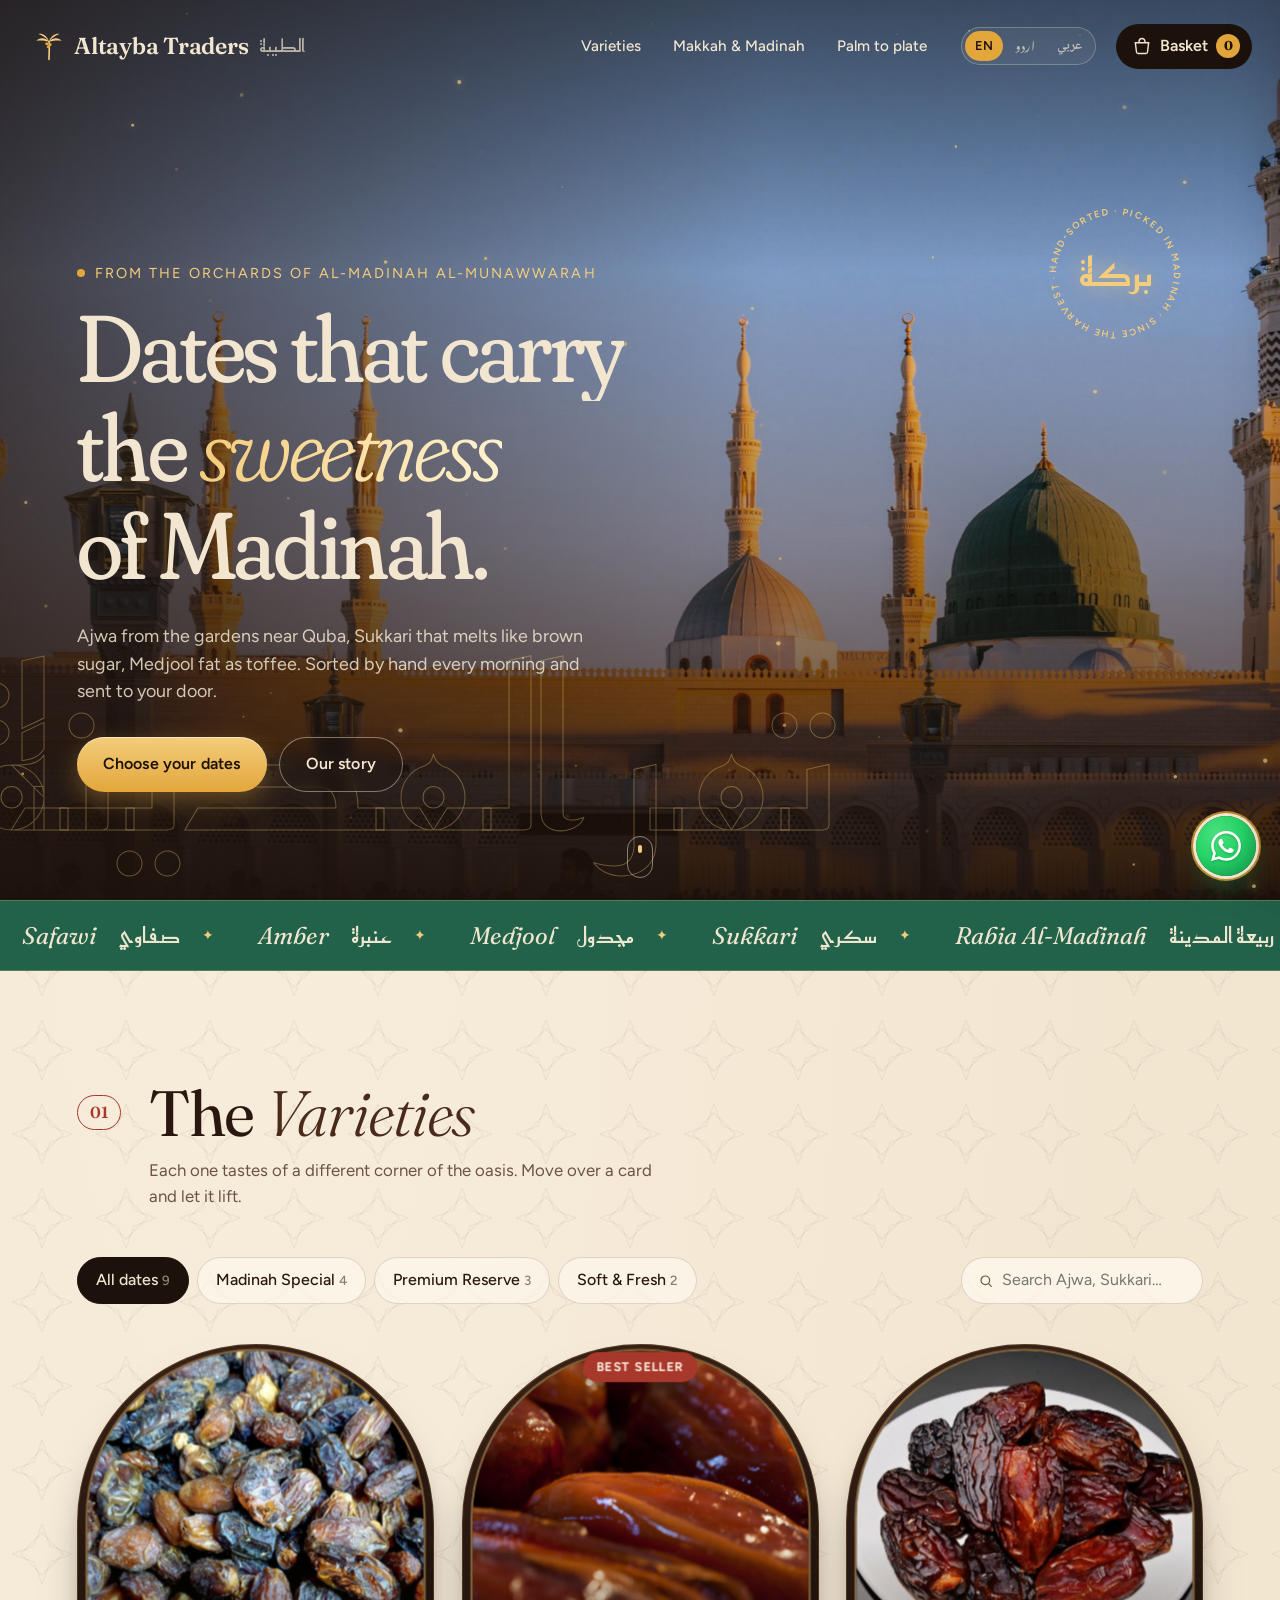
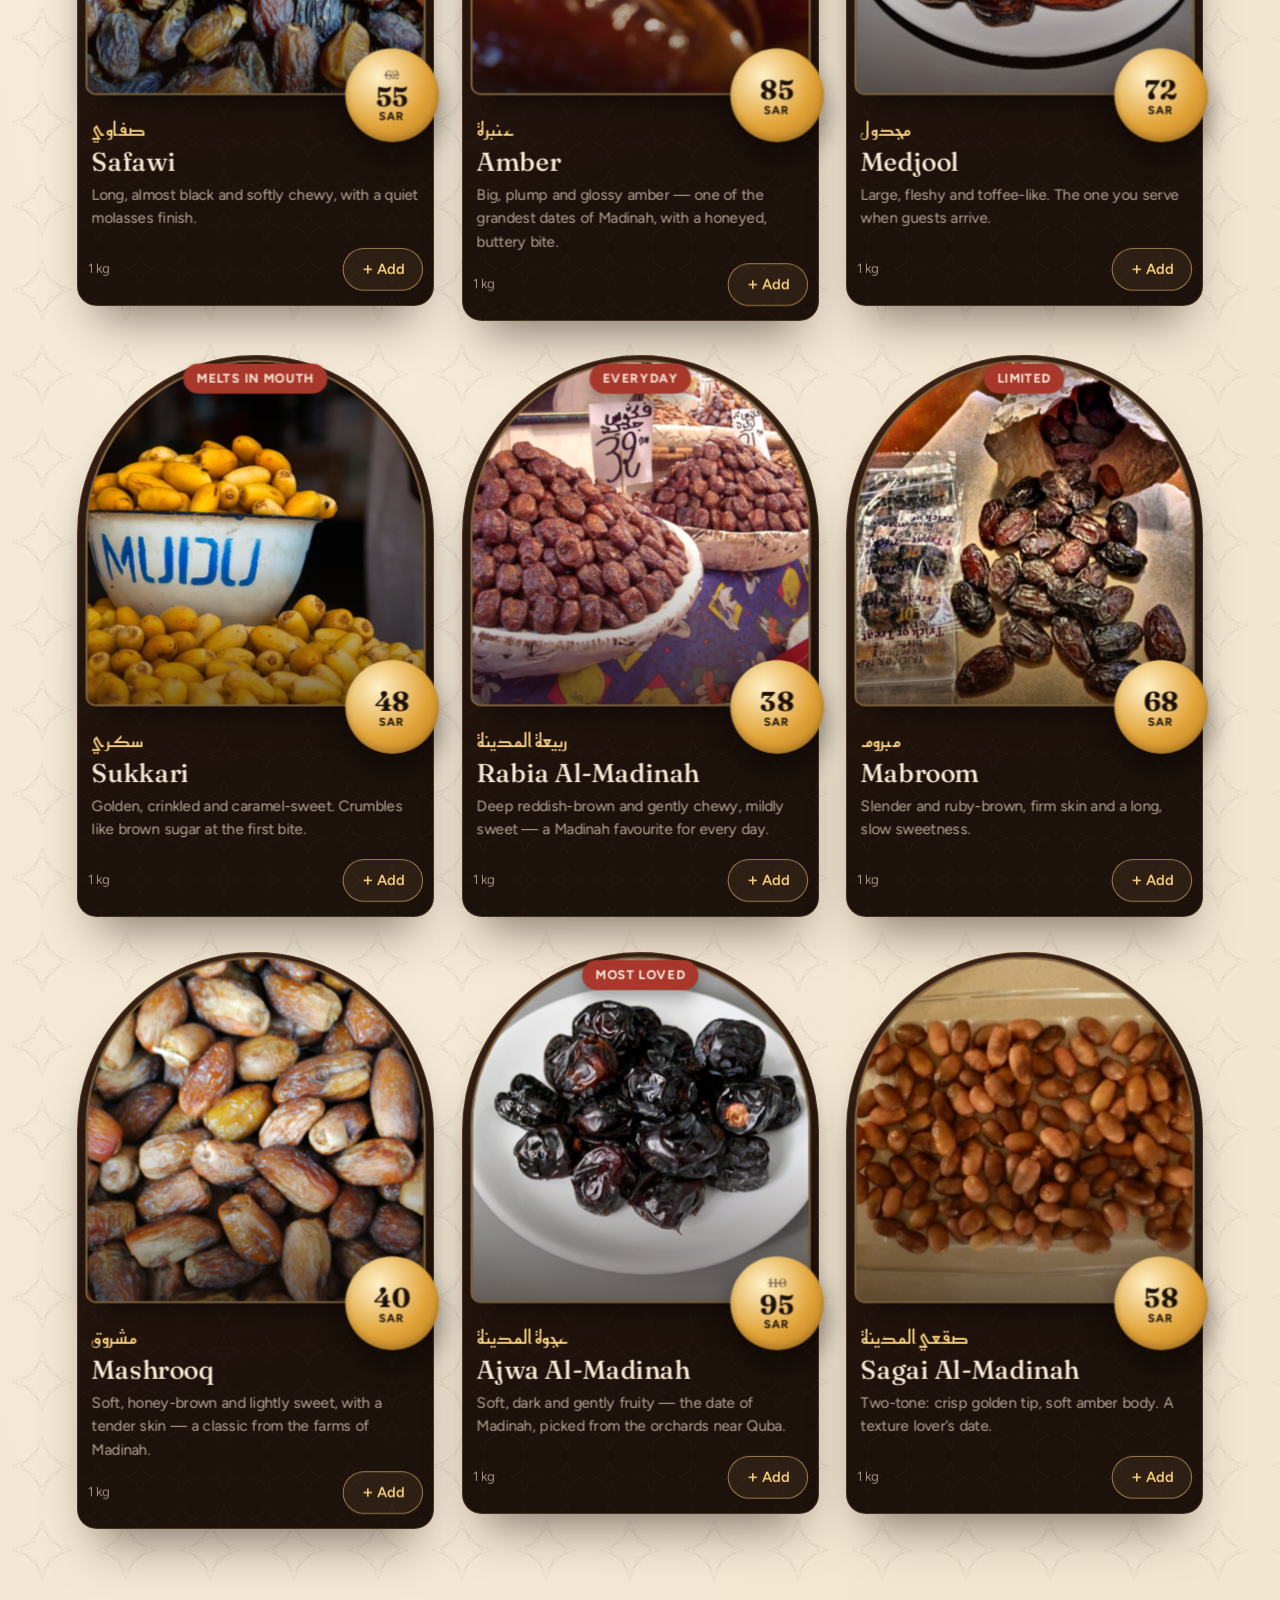
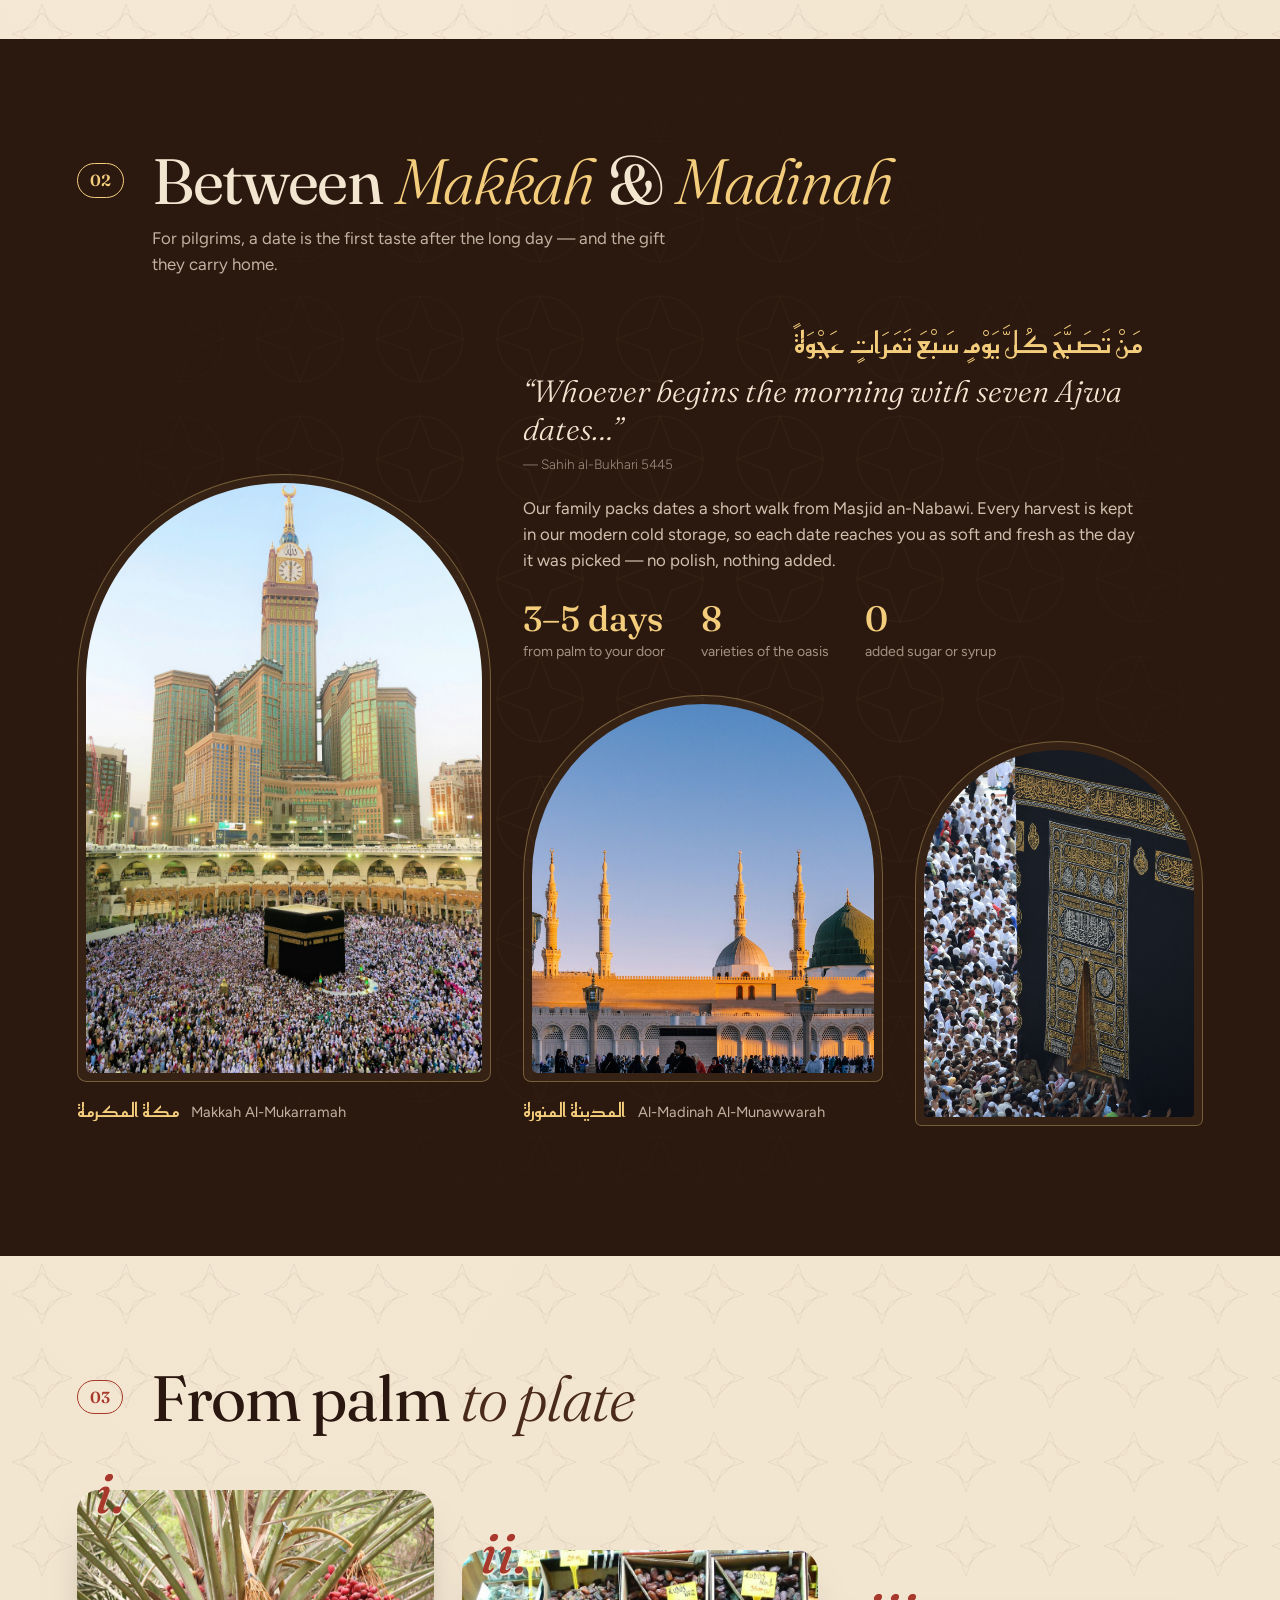
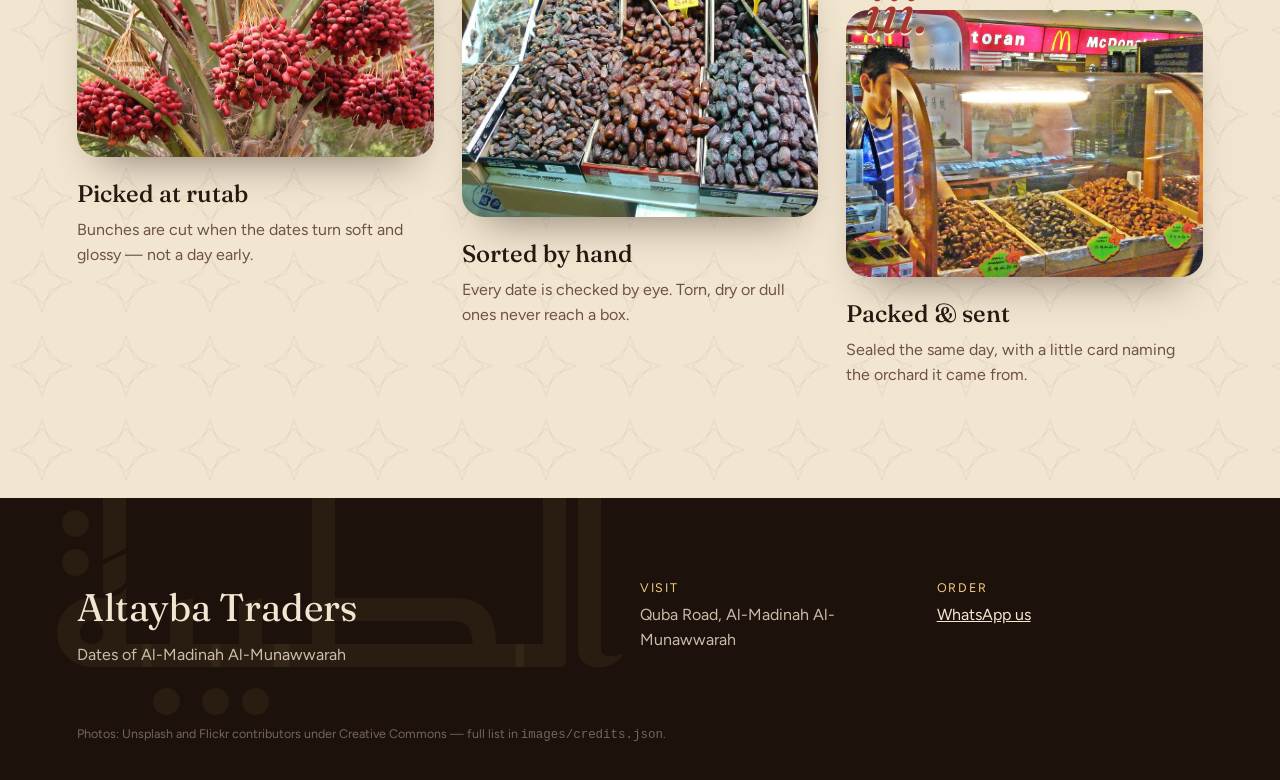
<file: index.html>
<!doctype html>
<html lang="en">
<head>
  <meta charset="utf-8">
  <meta name="viewport" content="width=device-width, initial-scale=1">
  <title>Altayba Traders — Dates of Madinah</title>
  <meta name="description" content="Ajwa, Sukkari, Medjool and more — hand-sorted dates from the orchards of Al-Madinah Al-Munawwarah.">
  <link rel="preconnect" href="https://fonts.googleapis.com">
  <link rel="preconnect" href="https://fonts.gstatic.com" crossorigin>
  <link href="https://fonts.googleapis.com/css2?family=Fraunces:ital,opsz,wght,SOFT@0,9..144,300..800,50;1,9..144,300..800,50&family=Figtree:wght@400;500;600;700&family=Reem+Kufi:wght@400..700&family=Amiri:wght@400;700&family=Noto+Naskh+Arabic:wght@400..700&family=Noto+Nastaliq+Urdu:wght@400..700&display=swap" rel="stylesheet">
  <link rel="stylesheet" href="css/base.css?v=23">
  <link rel="stylesheet" href="css/store.css?v=23">
  <script src="js/i18n.js?v=23"></script>
</head>
<body>

  <!-- ===== Header ===== -->
  <header class="nav" id="nav">
    <a class="brand" href="#top" aria-label="Altayba Traders home">
      <svg class="brand-palm" viewBox="0 0 40 40" aria-hidden="true">
        <path d="M20 38 C20 28 21 20 20 14" stroke="currentColor" stroke-width="2.2" fill="none" stroke-linecap="round"/>
        <path d="M20 14 C14 8 7 9 3 13 C9 12 14 13 20 14Z M20 14 C26 8 33 9 37 13 C31 12 26 13 20 14Z M20 14 C17 6 11 3 6 4 C12 6 16 9 20 14Z M20 14 C23 6 29 3 34 4 C28 6 24 9 20 14Z" fill="currentColor"/>
        <circle cx="17" cy="17" r="2" fill="var(--saffron)"/><circle cx="21.5" cy="18" r="2" fill="var(--saffron)"/><circle cx="19" cy="21" r="2" fill="var(--saffron)"/>
      </svg>
      <span class="brand-name" data-bind="name">Altayba Traders</span>
      <span class="brand-ar ar" data-bind="arabic">الطيبة</span>
    </a>
    <nav class="nav-links" aria-label="Main">
      <a href="#shop" data-i18n="nav.varieties">Varieties</a>
      <a href="#cities" data-i18n="nav.cities">Makkah &amp; Madinah</a>
      <a href="#journey" data-i18n="nav.journey">Palm to plate</a>
    </nav>
    <div class="lang-switch"></div>
    <button class="cart-btn" id="cartBtn" data-i18n-aria="nav.basket" aria-label="Basket">
      <svg viewBox="0 0 24 24" aria-hidden="true"><path d="M4 8h16l-1.4 11.2a2 2 0 0 1-2 1.8H7.4a2 2 0 0 1-2-1.8L4 8Z" fill="none" stroke="currentColor" stroke-width="1.7"/><path d="M8.5 8V6.5a3.5 3.5 0 0 1 7 0V8" fill="none" stroke="currentColor" stroke-width="1.7"/></svg>
      <span data-i18n="nav.basket">Basket</span>
      <b class="cart-count" id="cartCount">0</b>
    </button>
  </header>

  <!-- ===== Hero ===== -->
  <section class="hero" id="top">
    <div class="hero-img" id="heroImg" style="background-image:url('images/madinah-nabawi.jpg')"></div>
    <div class="hero-shade"></div>
    <canvas class="hero-dust" id="heroDust" aria-hidden="true"></canvas>
    <div class="hero-calli ar" aria-hidden="true">تمر المدينة</div>

    <div class="hero-inner">
      <p class="eyebrow reveal"><span class="dot"></span> <span data-i18n="hero.eyebrow">From the orchards of Al-Madinah Al-Munawwarah</span></p>
      <h1 class="hero-title" data-i18n-html="hero.title">
        <span class="line"><span>Dates that carry</span></span>
        <span class="line"><span>the <em>sweetness</em></span></span>
        <span class="line"><span>of Madinah.</span></span>
      </h1>
      <p class="hero-sub reveal" data-i18n="hero.sub">Ajwa from the gardens near Quba, Sukkari that melts like brown sugar, Medjool fat as toffee. Sorted by hand every morning and sent to your door.</p>
      <div class="hero-cta reveal">
        <a href="#shop" class="btn btn-gold" data-i18n="hero.cta1">Choose your dates</a>
        <a href="#cities" class="btn btn-ghost" data-i18n="hero.cta2">Our story</a>
      </div>
    </div>

    <div class="hero-seal reveal" aria-hidden="true">
      <svg viewBox="0 0 200 200">
        <defs><path id="sealPath" d="M100 100 m-78 0 a78 78 0 1 1 156 0 a78 78 0 1 1 -156 0"/></defs>
        <text><textPath href="#sealPath" data-i18n="hero.seal">HAND-SORTED · PICKED IN MADINAH · SINCE THE HARVEST · </textPath></text>
      </svg>
      <span class="ar">بركة</span>
    </div>

    <a href="#shop" class="scroll-cue" data-i18n-aria="nav.varieties" aria-label="Varieties"><span></span></a>
  </section>

  <!-- ===== Marquee ===== -->
  <div class="marquee" aria-hidden="true">
    <div class="marquee-track" id="marquee"></div>
  </div>

  <!-- ===== Shop ===== -->
  <section class="shop" id="shop">
    <div class="sec-head">
      <span class="sec-num">01</span>
      <div>
        <h2 class="sec-title reveal" data-i18n-html="shop.title">The <em>Varieties</em></h2>
        <p class="sec-sub reveal" data-i18n="shop.sub">Each one tastes of a different corner of the oasis. Move over a card and let it lift.</p>
      </div>
    </div>

    <div class="shop-tools reveal">
      <div class="chips" id="chips" role="tablist"></div>
      <label class="search">
        <svg viewBox="0 0 24 24" aria-hidden="true"><circle cx="11" cy="11" r="6.5" fill="none" stroke="currentColor" stroke-width="1.8"/><path d="m16 16 4 4" stroke="currentColor" stroke-width="1.8" stroke-linecap="round"/></svg>
        <input id="search" type="search" data-i18n-ph="shop.search" data-i18n-aria="shop.search" placeholder="Search Ajwa, Sukkari…" aria-label="Search">
      </label>
    </div>

    <div class="grid" id="grid"></div>
    <p class="empty" id="empty" hidden data-i18n="shop.empty">No dates match that search. Try another name.</p>
  </section>

  <!-- ===== Holy cities ===== -->
  <section class="cities" id="cities">
    <div class="cities-pattern" aria-hidden="true"></div>
    <div class="sec-head light">
      <span class="sec-num">02</span>
      <div>
        <h2 class="sec-title reveal" data-i18n-html="cities.title">Between <em>Makkah</em> &amp; <em>Madinah</em></h2>
        <p class="sec-sub reveal" data-i18n="cities.sub">For pilgrims, a date is the first taste after the long day — and the gift they carry home.</p>
      </div>
    </div>

    <div class="cities-grid">
      <figure class="arch arch-tall reveal">
        <div class="arch-frame"><img src="images/makkah-kaaba.jpg" data-i18n-alt="alt.makkah" alt="The Kaaba in Masjid al-Haram, Makkah, with the clock tower behind" loading="lazy"></div>
        <figcaption data-i18n-html="cities.makkah"><span class="ar">مكة المكرمة</span> Makkah Al-Mukarramah</figcaption>
      </figure>

      <div class="cities-text reveal">
        <p class="quote">
          <span class="ar quote-ar">مَنْ تَصَبَّحَ كُلَّ يَوْمٍ سَبْعَ تَمَرَاتٍ عَجْوَةً</span>
          <span data-i18n="cities.quote">“Whoever begins the morning with seven Ajwa dates…”</span>
          <small data-i18n="cities.source">— Sahih al-Bukhari 5445</small>
        </p>
        <p data-i18n="cities.p">Our family packs dates a short walk from Masjid an-Nabawi. Every harvest is kept in our modern cold storage, so each date reaches you as soft and fresh as the day it was picked — no polish, nothing added.</p>
        <ul class="facts">
          <li><b data-i18n="fact1.b">3–5 days</b><span data-i18n="fact1.s">from palm to your door</span></li>
          <li><b>8</b><span data-i18n="fact2.s">varieties of the oasis</span></li>
          <li><b>0</b><span data-i18n="fact3.s">added sugar or syrup</span></li>
        </ul>
      </div>

      <figure class="arch arch-med reveal">
        <div class="arch-frame"><img src="images/madinah-nabawi.jpg" data-i18n-alt="alt.madinah" alt="Masjid an-Nabawi with its green dome at sunset, Madinah" loading="lazy"></div>
        <figcaption data-i18n-html="cities.madinah"><span class="ar">المدينة المنورة</span> Al-Madinah Al-Munawwarah</figcaption>
      </figure>

      <figure class="arch arch-small reveal">
        <div class="arch-frame"><img src="images/kaaba-door.jpg" data-i18n-alt="alt.door" alt="Golden door of the Kaaba surrounded by pilgrims" loading="lazy"></div>
      </figure>
    </div>
  </section>

  <!-- ===== Journey ===== -->
  <section class="journey" id="journey">
    <div class="sec-head">
      <span class="sec-num">03</span>
      <div>
        <h2 class="sec-title reveal" data-i18n-html="journey.title">From palm <em>to plate</em></h2>
      </div>
    </div>
    <div class="journey-row">
      <article class="step reveal">
        <div class="step-img"><img src="images/palm-bunches.jpg" data-i18n-alt="alt.palm" alt="Bunches of ripening dates hanging from a palm" loading="lazy"></div>
        <span class="step-n" data-i18n="step1.n">i.</span>
        <h3 data-i18n="step1.h">Picked at rutab</h3>
        <p data-i18n="step1.p">Bunches are cut when the dates turn soft and glossy — not a day early.</p>
      </article>
      <article class="step reveal">
        <div class="step-img"><img src="images/market.jpg" data-i18n-alt="alt.market" alt="Trays of dates sorted by variety at a market" loading="lazy"></div>
        <span class="step-n" data-i18n="step2.n">ii.</span>
        <h3 data-i18n="step2.h">Sorted by hand</h3>
        <p data-i18n="step2.p">Every date is checked by eye. Torn, dry or dull ones never reach a box.</p>
      </article>
      <article class="step reveal">
        <div class="step-img"><img src="images/shop.jpg" data-i18n-alt="alt.shop" alt="Dates displayed in a shop counter" loading="lazy"></div>
        <span class="step-n" data-i18n="step3.n">iii.</span>
        <h3 data-i18n="step3.h">Packed &amp; sent</h3>
        <p data-i18n="step3.p">Sealed the same day, with a little card naming the orchard it came from.</p>
      </article>
    </div>
  </section>

  <!-- ===== Footer ===== -->
  <footer class="foot">
    <div class="foot-calli ar" aria-hidden="true">الطيبة</div>
    <div class="foot-grid">
      <div>
        <p class="foot-brand" data-bind="name">Altayba Traders</p>
        <p data-bind="tagline">Dates of Al-Madinah Al-Munawwarah</p>
      </div>
      <div>
        <p class="foot-h" data-i18n="foot.visit">Visit</p>
        <p data-bind="address">Quba Road, Al-Madinah Al-Munawwarah</p>
      </div>
      <div>
        <p class="foot-h" data-i18n="foot.order">Order</p>
        <a id="footWa" href="#" target="_blank" rel="noopener" data-i18n="foot.wa">WhatsApp us</a>
      </div>
    </div>
    <p class="credits" data-i18n-html="foot.credits">Photos: Unsplash and Flickr contributors under Creative Commons — full list in <code>images/credits.json</code>.</p>
  </footer>

  <!-- ===== Cart drawer ===== -->
  <div class="scrim" id="scrim"></div>
  <aside class="drawer" id="drawer" data-i18n-aria="cart.title" aria-label="Your basket" aria-hidden="true">
    <div class="drawer-head">
      <h3 data-i18n="cart.title">Your basket</h3>
      <button class="icon-btn" id="closeCart" data-i18n-aria="cart.close" aria-label="Close basket">✕</button>
    </div>
    <div class="drawer-body" id="cartList"></div>
    <div class="drawer-foot">
      <div class="ship-meter" id="shipMeter"><p id="shipText"></p><div class="ship-track"><div class="ship-fill" id="shipFill"></div></div></div>
      <div class="total-row"><span data-i18n="cart.subtotal">Subtotal</span><b id="cartTotal">0</b></div>
      <a class="btn btn-gold btn-block" id="checkout" href="checkout.html" data-i18n="cart.checkout">Checkout →</a>
      <a class="btn-wa" id="waOrder" href="#" target="_blank" rel="noopener" data-i18n="cart.wa">or quick order on WhatsApp</a>
      <p class="tiny" id="payLine"></p>
    </div>
  </aside>

  <div class="toast" id="toast" role="status" aria-live="polite"></div>

  <script src="js/data.js?v=23"></script>
  <script src="js/fairy.js?v=23"></script>
  <script src="js/wa-float.js?v=23"></script>
  <script src="js/store.js?v=23"></script>
</body>
</html>
</file>
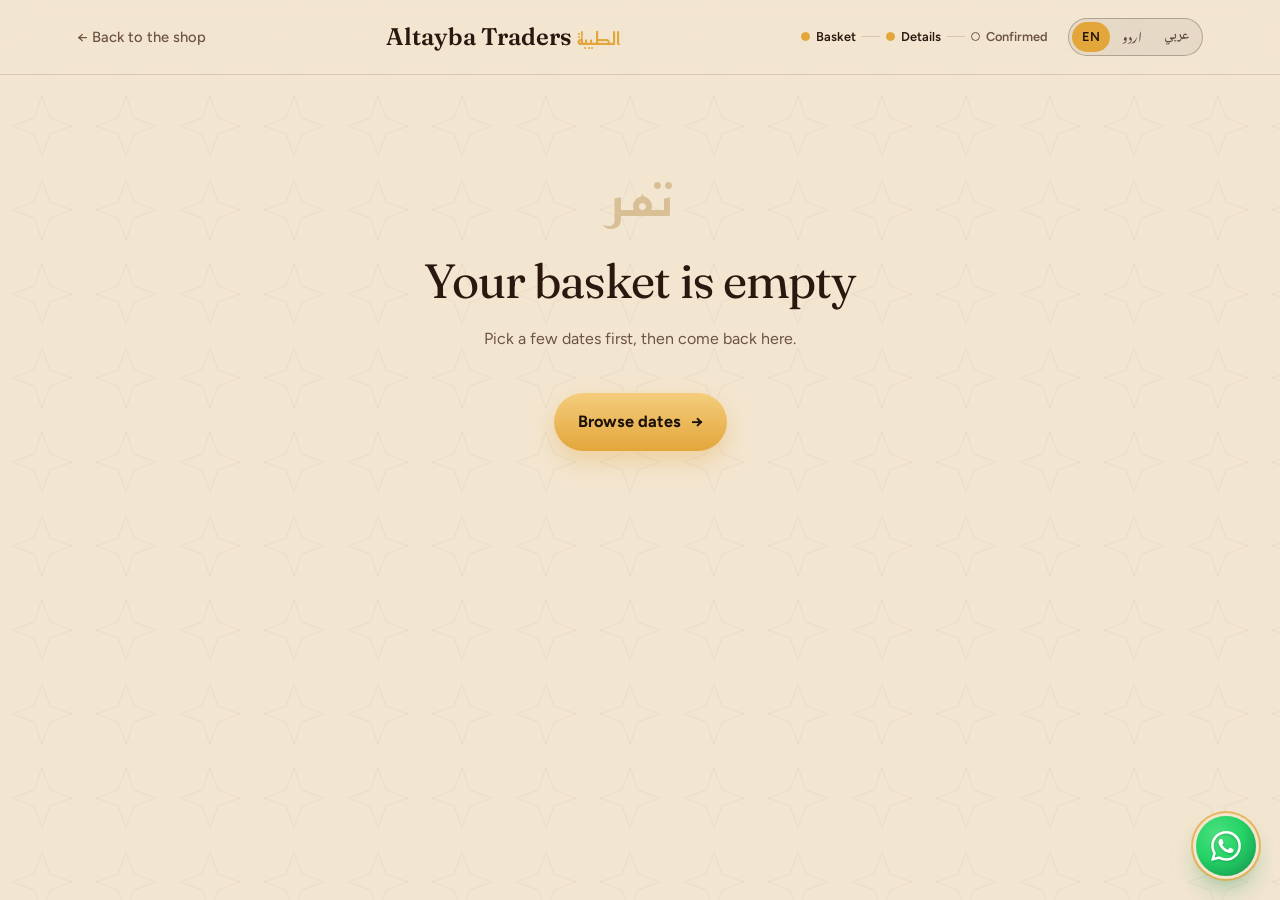
<file: checkout.html>
<!doctype html>
<html lang="en">
<head>
  <meta charset="utf-8">
  <meta name="viewport" content="width=device-width, initial-scale=1">
  <title>Altayba Traders Checkout</title>
  <link rel="preconnect" href="https://fonts.googleapis.com">
  <link rel="preconnect" href="https://fonts.gstatic.com" crossorigin>
  <link href="https://fonts.googleapis.com/css2?family=Fraunces:ital,opsz,wght,SOFT@0,9..144,300..800,50;1,9..144,300..800,50&family=Figtree:wght@400;500;600;700&family=Reem+Kufi:wght@400..700&family=Amiri:wght@400;700&family=Noto+Naskh+Arabic:wght@400..700&family=Noto+Nastaliq+Urdu:wght@400..700&display=swap" rel="stylesheet">
  <link rel="stylesheet" href="css/base.css?v=23">
  <link rel="stylesheet" href="css/checkout.css?v=23">
  <script src="js/i18n.js?v=23"></script>
</head>
<body>
  <header class="co-top">
    <a href="index.html" class="co-back" data-i18n="co.back">← Back to the shop</a>
    <a href="index.html" class="co-brand"><span data-bind="name">Altayba Traders</span> <span class="ar" data-bind="arabic">الطيبة</span></a>
    <ol class="co-steps" id="steps">
      <li class="on" data-i18n="co.step1">Basket</li><li class="on" data-i18n="co.step2">Details</li><li id="stepDone" data-i18n="co.step3">Confirmed</li>
    </ol>
    <div class="lang-switch"></div>
  </header>

  <!-- ===== Checkout form ===== -->
  <main class="co" id="coView">
    <form class="co-form" id="coForm" novalidate>
      <h1 class="co-title" data-i18n-html="co.title">Almost <em>there</em></h1>

      <!-- 1. Contact -->
      <fieldset class="co-card">
        <legend><span class="n">1</span> <span data-i18n="co.sec1">Your details</span></legend>
        <div class="grid2">
          <label class="f"><span data-i18n="co.name">Full name</span><input name="name" autocomplete="name" required maxlength="60"><em class="err" data-i18n="co.name.err">Please enter your name</em></label>
          <label class="f"><span data-i18n="co.phone">Mobile number</span><input name="phone" type="tel" inputmode="tel" autocomplete="tel" placeholder="05X XXX XXXX" required dir="ltr"><em class="err" data-i18n="co.phone.err">Enter a valid mobile number</em></label>
        </div>
        <label class="f"><span data-i18n-html="co.email">Email <small>(optional, for the receipt)</small></span><input name="email" type="email" autocomplete="email" dir="ltr"><em class="err" data-i18n="co.email.err">That email doesn’t look right</em></label>
      </fieldset>

      <!-- 2. Delivery -->
      <fieldset class="co-card">
        <legend><span class="n">2</span> <span data-i18n="co.sec2">Delivery</span></legend>
        <div class="opts" id="deliveryOpts">
          <label class="opt">
            <input type="radio" name="delivery" value="delivery" checked>
            <span class="opt-ico" aria-hidden="true"><svg viewBox="0 0 24 24"><path d="M3 7h11v9H3zM14 10h4l3 3v3h-7z" fill="none" stroke="currentColor" stroke-width="1.6" stroke-linejoin="round"/><circle cx="7" cy="17.5" r="1.8" fill="var(--tahini)" stroke="currentColor" stroke-width="1.6"/><circle cx="17" cy="17.5" r="1.8" fill="var(--tahini)" stroke="currentColor" stroke-width="1.6"/></svg></span>
            <span class="opt-t"><b data-i18n="co.home">Home delivery</b><small id="delNote"></small></span>
            <span class="opt-p" id="delFee"></span>
          </label>
          <label class="opt" id="pickupOpt">
            <input type="radio" name="delivery" value="pickup">
            <span class="opt-ico" aria-hidden="true"><svg viewBox="0 0 24 24"><path d="M4 10 12 4l8 6v10H4z" fill="none" stroke="currentColor" stroke-width="1.6" stroke-linejoin="round"/><path d="M10 20v-6h4v6" fill="none" stroke="currentColor" stroke-width="1.6"/></svg></span>
            <span class="opt-t"><b data-i18n="co.pickup">Pick up from the shop</b><small data-bind="address">Quba Road, Al-Madinah</small></span>
            <span class="opt-p" data-i18n="co.free">Free</span>
          </label>
        </div>
        <div id="addressBlock" class="addr">
          <div class="grid2">
            <label class="f"><span data-i18n="co.city">City</span>
              <select name="city" required>
                <option value="" data-i18n="co.city.choose">Choose city…</option>
                <option value="Al-Madinah Al-Munawwarah" data-i18n="city.madinah">Al-Madinah Al-Munawwarah</option>
                <option value="Makkah Al-Mukarramah" data-i18n="city.makkah">Makkah Al-Mukarramah</option>
                <option value="Jeddah" data-i18n="city.jeddah">Jeddah</option>
                <option value="Riyadh" data-i18n="city.riyadh">Riyadh</option>
                <option value="Dammam" data-i18n="city.dammam">Dammam</option>
                <option value="Taif" data-i18n="city.taif">Taif</option>
                <option value="Other city in KSA" data-i18n="city.other">Other city in KSA</option>
              </select><em class="err" data-i18n="co.city.err">Choose your city</em></label>
            <label class="f"><span data-i18n="co.district">District</span><input name="district" maxlength="60" data-i18n-ph="co.district.ph" placeholder="e.g. Quba"></label>
          </div>
          <label class="f"><span data-i18n="co.address">Street, building &amp; landmark</span><input name="address" required maxlength="160" autocomplete="street-address"><em class="err" data-i18n="co.address.err">We need an address to deliver</em></label>
        </div>
        <label class="f"><span data-i18n-html="co.notes">Note for us <small>(optional)</small></span><textarea name="notes" rows="2" maxlength="240" data-i18n-ph="co.notes.ph" placeholder="Gift message, best time to call…"></textarea></label>
      </fieldset>

      <!-- 3. Payment -->
      <fieldset class="co-card">
        <legend><span class="n">3</span> <span data-i18n="co.sec3">Payment</span></legend>
        <div class="opts pay" id="payOpts"></div>
        <div class="pay-info" id="payInfo"></div>
      </fieldset>
    </form>

    <!-- Summary -->
    <aside class="sum">
      <div class="sum-card">
        <div class="sum-arch" aria-hidden="true"><span class="ar">تمر</span></div>
        <h2 data-i18n="co.sum">Your order</h2>
        <div class="sum-items" id="sumItems"></div>
        <dl class="sum-rows">
          <div><dt data-i18n="cart.subtotal">Subtotal</dt><dd id="sSub"></dd></div>
          <div><dt data-i18n="co.delivery">Delivery</dt><dd id="sDel"></dd></div>
          <div id="sCodRow" hidden><dt data-i18n="co.codFee">Cash on delivery fee</dt><dd id="sCod"></dd></div>
          <div class="grand"><dt data-i18n="co.total">Total</dt><dd id="sTotal"></dd></div>
        </dl>
        <button class="place" id="placeBtn" form="coForm"><span data-i18n="co.place">Place order</span><i aria-hidden="true" data-i18n="co.arrow">→</i></button>
        <p class="sum-note" data-i18n="co.note">🔒 No card details are entered on this site.</p>
      </div>
    </aside>
  </main>

  <!-- Empty basket -->
  <section class="co-empty" id="emptyView" hidden>
    <span class="ar">تمر</span>
    <h1 data-i18n="co.empty.h">Your basket is empty</h1>
    <p data-i18n="co.empty.p">Pick a few dates first, then come back here.</p>
    <a href="index.html#shop" class="place inline"><span data-i18n="co.empty.btn">Browse dates</span><i data-i18n="co.arrow">→</i></a>
  </section>

  <!-- Success -->
  <section class="done" id="doneView" hidden>
    <div class="done-seal" aria-hidden="true">
      <svg viewBox="0 0 120 120"><circle cx="60" cy="60" r="54" class="ring"/><path d="M38 62 L53 76 L83 44" class="tick"/></svg>
    </div>
    <p class="kicker" data-i18n="done.kicker">JazakAllahu khairan</p>
    <h1 data-i18n-html="done.title">Your order is <em>placed</em></h1>
    <p class="order-no"><span data-i18n="done.order">Order</span> <b id="dNo" dir="ltr"></b></p>
    <div class="done-card" id="dPay"></div>
    <div class="done-card">
      <h3 data-i18n="done.last.h">Last step: send it to us</h3>
      <p data-i18n="done.last.p">Tap below so the order reaches the shop on WhatsApp. We reply to confirm stock and delivery time.</p>
      <a class="place inline wa" id="dWa" href="#" target="_blank" rel="noopener"><span data-i18n="done.wa">Send order on WhatsApp</span><i data-i18n="co.arrow">→</i></a>
    </div>
    <div class="done-card" id="dSummary"></div>
    <a href="index.html" class="co-back center" data-i18n="done.continue">← Continue shopping</a>
  </section>

  <div class="toast" id="toast" role="status" aria-live="polite"></div>

  <script src="js/data.js?v=23"></script>
  <script src="js/fairy.js?v=23"></script>
  <script src="js/wa-float.js?v=23"></script>
  <script src="js/checkout.js?v=23"></script>
</body>
</html>
</file>
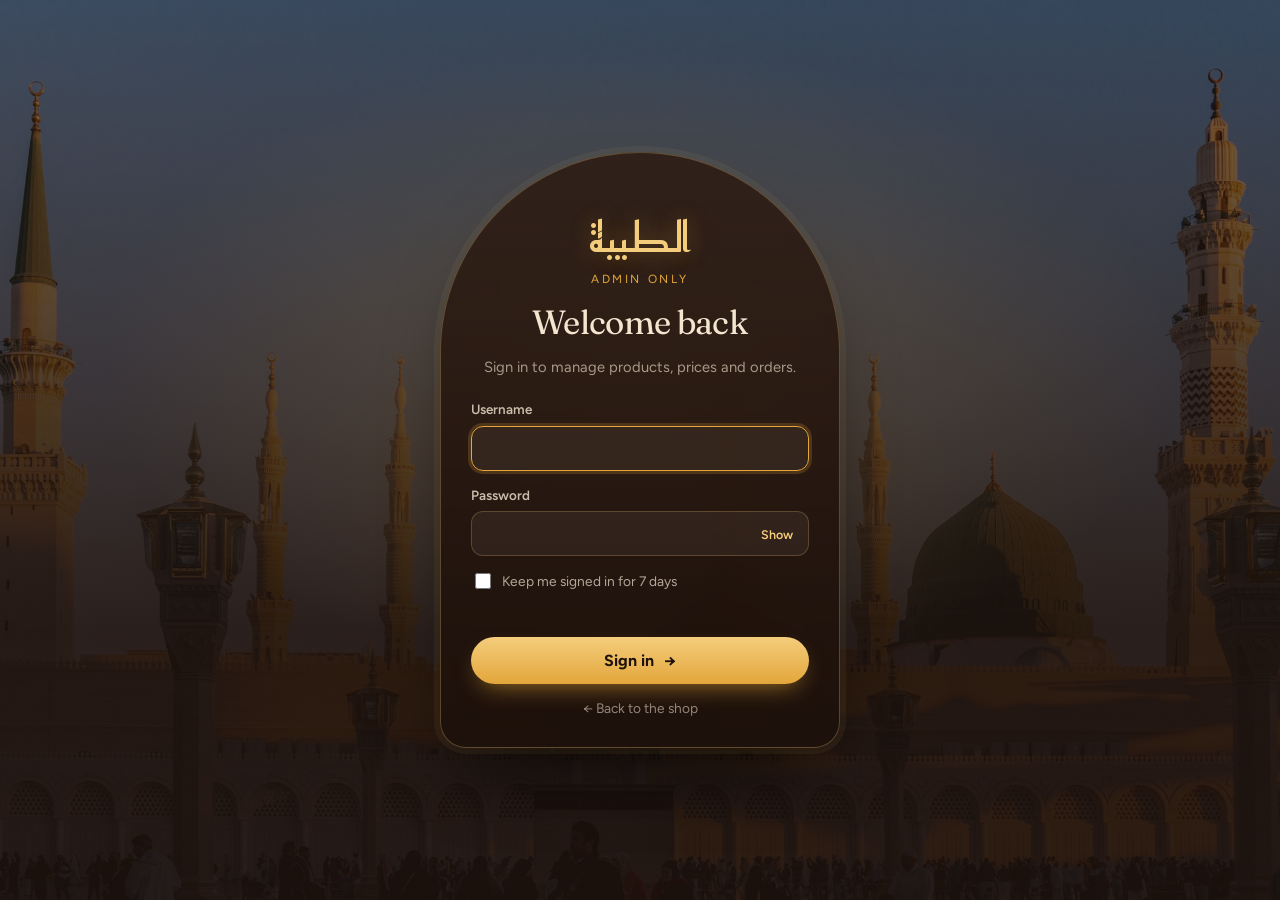
<file: dashboard.html>
<!doctype html>
<html lang="en">
<head>
  <meta charset="utf-8">
  <meta name="viewport" content="width=device-width, initial-scale=1">
  <title>Altayba Traders Dashboard</title>
  <link rel="preconnect" href="https://fonts.googleapis.com">
  <link rel="preconnect" href="https://fonts.gstatic.com" crossorigin>
  <link href="https://fonts.googleapis.com/css2?family=Fraunces:ital,opsz,wght,SOFT@0,9..144,300..800,50;1,9..144,300..800,50&family=Figtree:wght@400;500;600;700&family=Reem+Kufi:wght@400..700&display=swap" rel="stylesheet">
  <link rel="stylesheet" href="css/base.css?v=23">
  <link rel="stylesheet" href="css/dashboard.css?v=23">
  <script src="js/auth.js?v=23"></script>
</head>
<body>
  <aside class="side">
    <a class="side-brand" href="index.html">
      <span class="ar">الطيبة</span>
      <b data-bind="name">Altayba Traders</b>
      <small>Store dashboard</small>
    </a>
    <nav class="side-nav" id="sideNav">
      <button class="active" data-tab="overview"><i>◈</i> Overview</button>
      <button data-tab="orders"><i>◎</i> Orders <b class="nbadge" id="newBadge" hidden>0</b></button>
      <button data-tab="products"><i>❖</i> Products</button>
      <button data-tab="categories"><i>✦</i> Categories</button>
      <button data-tab="settings"><i>⚙</i> Settings</button>
    </nav>
    <a class="side-store" href="index.html" target="_blank">View store ↗</a>
  </aside>

  <main class="main">
    <!-- Overview -->
    <section class="tab active" id="tab-overview">
      <header class="top"><div><p class="kicker">Assalamu alaikum</p><h1>Today at the shop</h1></div>
        <button class="btn primary" data-goto="products" data-new>＋ New product</button></header>
      <div class="stats" id="stats"></div>
      <div class="two">
        <div class="panel">
          <h2>Stock by category</h2>
          <div id="catBars" class="bars"></div>
        </div>
        <div class="panel">
          <h2>Latest orders</h2>
          <ul id="recentList" class="low"></ul>
          <h2 style="margin-top:22px">Running low</h2>
          <ul id="lowList" class="low"></ul>
        </div>
      </div>
    </section>

    <!-- Orders -->
    <section class="tab" id="tab-orders">
      <header class="top"><div><p class="kicker">Sales</p><h1>Orders</h1></div></header>
      <div class="toolbar">
        <input id="oSearch" type="search" placeholder="Search order no, name or phone…" aria-label="Search orders">
        <div class="seg" id="oFilter" role="tablist">
          <button class="on" data-st="all">All</button><button data-st="new">New</button><button data-st="confirmed">Confirmed</button>
          <button data-st="shipped">Shipped</button><button data-st="delivered">Delivered</button><button data-st="cancelled">Cancelled</button>
        </div>
      </div>
      <div id="oList" class="orders"></div>
    </section>

    <!-- Products -->
    <section class="tab" id="tab-products">
      <header class="top"><div><p class="kicker">Catalogue</p><h1>Products &amp; prices</h1></div>
        <button class="btn primary" id="newProduct">＋ New product</button></header>
      <div class="toolbar">
        <input id="pSearch" type="search" placeholder="Search products…" aria-label="Search products">
        <select id="pFilter" aria-label="Filter by category"></select>
      </div>
      <div class="panel flush">
        <div class="table-wrap">
          <table class="tbl">
            <thead><tr><th>Product</th><th>Category</th><th>Price</th><th>Stock</th><th></th></tr></thead>
            <tbody id="pRows"></tbody>
          </table>
        </div>
      </div>
    </section>

    <!-- Categories -->
    <section class="tab" id="tab-categories">
      <header class="top"><div><p class="kicker">Organise</p><h1>Categories</h1></div></header>
      <form class="panel cat-form" id="catForm">
        <input id="catName" placeholder="New category, e.g. Ramadan Packs" required maxlength="40" aria-label="Category name">
        <button class="btn primary">Add category</button>
      </form>
      <div class="cat-grid" id="catGrid"></div>
    </section>

    <!-- Settings -->
    <section class="tab" id="tab-settings">
      <header class="top"><div><p class="kicker">Shop details</p><h1>Settings</h1></div></header>
      <form class="panel form" id="setForm">
        <div class="row2">
          <label>Store name<input name="name" required></label>
          <label>Arabic name<input name="arabic" dir="rtl"></label>
        </div>
        <label>Tagline<input name="tagline"></label>
        <div class="row2">
          <label>WhatsApp number (with country code)<input name="whatsapp" inputmode="tel" placeholder="9665XXXXXXXX"></label>
          <label>Currency<input name="currency" maxlength="5"></label>
        </div>
        <label>Address<input name="address"></label>

        <h2 class="form-h">Delivery</h2>
        <div class="row3">
          <label>Delivery fee<input name="deliveryFee" type="number" min="0" step="1"></label>
          <label><span>Free delivery over <small>(0 = never)</small></span><input name="freeOver" type="number" min="0" step="1"></label>
          <label class="check"><input type="checkbox" name="pickup"> Allow shop pickup</label>
        </div>

        <h2 class="form-h">Payment methods</h2>
        <p class="muted small">Only ticked methods are shown to customers at checkout. Unticked ones stay saved here — tick them again any time.</p>
        <div class="paybox">
          <label class="check"><input type="checkbox" name="payCod"> Cash on Delivery</label>
          <label><span>Extra COD fee <small>(0 = none)</small></span><input name="codFee" type="number" min="0" step="1"></label>
        </div>
        <div class="paybox">
          <label class="check"><input type="checkbox" name="payBank"> Bank transfer</label>
          <div class="row3">
            <label>Bank name<input name="bankName"></label>
            <label>Account title<input name="accountTitle"></label>
            <label>IBAN<input name="iban"></label>
          </div>
        </div>
        <div class="paybox">
          <label class="check"><input type="checkbox" name="payStc"> STC Pay</label>
          <label>STC Pay number<input name="stcNumber" inputmode="tel"></label>
        </div>
        <div class="paybox">
          <label class="check"><input type="checkbox" name="payLink"> Card / Mada / Apple Pay via payment link</label>
          <p class="muted small">Customer gets a secure link from you on WhatsApp (e.g. from your bank, Moyasar, Tap or HyperPay merchant app). No card details are typed on this website.</p>
        </div>
        <div class="actions"><button class="btn primary">Save settings</button></div>
      </form>
      <div class="panel form">
        <h2>Backup</h2>
        <p class="muted">Everything is saved in the shop database. Download a backup copy any time, or restore products from one.</p>
        <div class="actions left">
          <button class="btn" id="exportBtn">Download backup</button>
          <label class="btn">Restore backup<input type="file" id="importFile" accept="application/json" hidden></label>
        </div>
      </div>
    </section>
  </main>

  <!-- Product editor -->
  <div class="modal" id="modal" aria-hidden="true">
    <div class="modal-scrim" data-close></div>
    <form class="modal-card" id="pForm" novalidate>
      <header><h2 id="pFormTitle">New product</h2><button type="button" class="x" data-close aria-label="Close">✕</button></header>
      <div class="modal-body">
        <div class="preview">
          <div class="preview-arch" id="pPreview"></div>
          <label class="btn small">Upload photo<input type="file" id="pFile" accept="image/*" hidden></label>
          <button type="button" class="link" id="pClearImg">Remove photo</button>
        </div>
        <div class="fields">
          <div class="row2">
            <label>Name<input name="name" required maxlength="40"></label>
            <label>Arabic name <small>(عربي)</small><input name="arabic" dir="rtl" maxlength="40"></label>
          </div>
          <div class="row2">
            <label>Urdu name <small>(اردو)</small><input name="urdu" dir="rtl" maxlength="40"></label>
            <span></span>
          </div>
          <div class="row2">
            <label>Category<select name="categoryId" id="pCat" required></select></label>
            <label>Pack size<input name="unit" placeholder="1 kg"></label>
          </div>
          <div class="row3">
            <label>Price<input name="price" type="number" min="0" step="0.5" required></label>
            <label><span>Old price <small>(optional)</small></span><input name="oldPrice" type="number" min="0" step="0.5"></label>
            <label>Stock<input name="stock" type="number" min="0" step="1" required></label>
          </div>
          <div class="row2">
            <label><span>Badge <small>(optional)</small></span><input name="badge" maxlength="18" placeholder="Most loved"></label>
            <label>Colour if no photo<select name="palette" id="pPal"></select></label>
          </div>
          <label><span>Photo URL <small>(or upload)</small></span><input name="image" id="pImage" placeholder="images/ajwa.jpg or https://…"></label>
          <label>Description <small>(English)</small><textarea name="desc" rows="3" maxlength="180"></textarea></label>
          <div class="row2">
            <label>Description <small>(اردو)</small><textarea name="descUr" dir="rtl" rows="3" maxlength="180"></textarea></label>
            <label>Description <small>(عربي)</small><textarea name="descAr" dir="rtl" rows="3" maxlength="180"></textarea></label>
          </div>
          <p class="muted small">Leave Urdu/Arabic empty and the store shows the English text in that language.</p>
        </div>
      </div>
      <footer><button type="button" class="btn" data-close>Cancel</button><button class="btn primary">Save product</button></footer>
    </form>
  </div>

  <div class="toast" id="toast" role="status" aria-live="polite"></div>

  <script src="js/data.js?v=23"></script>
  <script src="js/fairy.js?v=23"></script>
  <script src="js/dashboard.js?v=23"></script>
</body>
</html>
</file>
<file: css/base.css>
/* Nakhla — shared tokens. Palette pulled from the food itself:
   date syrup, toasted sesame, saffron, pistachio and the green of the Rawdah dome. */
:root {
  --dibs: #1d110b;          /* date syrup — deepest */
  --dibs-2: #2b1910;
  --cocoa: #4a2a1b;
  --tahini: #f3e6d1;        /* page background */
  --tahini-2: #ead8bc;
  --sesame: #d9bf96;
  --saffron: #e3a63b;
  --saffron-2: #f4cd7c;
  --pomegranate: #a8382b;
  --pistachio: #8fae6a;
  --rawdah: #23624a;        /* green dome */
  --rawdah-2: #174634;
  --ink: #2a1810;
  --ink-soft: #6d5341;
  --line: rgba(74, 42, 27, .16);

  --f-display: 'Fraunces', Georgia, serif;
  --f-body: 'Figtree', system-ui, sans-serif;
  --f-arabic: 'Reem Kufi', 'Amiri', serif;

  --r-lg: 22px;
  --r-md: 14px;
  --ease-out: cubic-bezier(.16, 1, .3, 1);
}

*, *::before, *::after { box-sizing: border-box; }
html { scroll-behavior: smooth; -webkit-text-size-adjust: 100%; }
body {
  margin: 0;
  font-family: var(--f-body);
  color: var(--ink);
  background: var(--tahini);
  line-height: 1.55;
  overflow-x: hidden;
}
img { max-width: 100%; display: block; }
[hidden] { display: none !important; }
button, input, select, textarea { font: inherit; color: inherit; }
a { color: inherit; }
.ar { font-family: var(--f-arabic); direction: rtl; }

/* Ajwa date cursor */
html.fairy-on, html.fairy-on * { cursor: none !important; }
.fairy {
  position: fixed; left: 0; top: 0; z-index: 10000; pointer-events: none;
  width: 72px; height: 72px; opacity: 0; transition: opacity .3s;
  will-change: transform; filter: drop-shadow(0 5px 7px rgba(29, 17, 11, .35));
}
.fairy.show { opacity: 1; }
/* scale/rotate around the tip (the click point) so it never drifts off target */
.fairy svg { display: block; overflow: visible; transform-origin: 33% 38%; transition: transform .3s var(--ease-out); }
.fairy.hover svg { transform: scale(1.15); }
.fairy.tap svg { transform: scale(.86); }
.fairy .c-glow { transform-box: fill-box; transform-origin: center; opacity: .5; animation: glow 2s ease-in-out infinite; }
.fairy.hover .c-glow { opacity: 1; }
.fairy .c-twinkle { transform-box: fill-box; transform-origin: center; animation: twinkle 1.6s ease-in-out infinite; }
@keyframes glow { 50% { transform: scale(.82); } }
@keyframes twinkle { 0%, 100% { transform: scale(.3) rotate(0); opacity: .2; } 50% { transform: scale(1.1) rotate(45deg); opacity: 1; } }
.fairy-dust { position: fixed; inset: 0; z-index: 9999; pointer-events: none; }

@media (prefers-reduced-motion: reduce) {
  *, *::before, *::after { animation-duration: .01ms !important; animation-iteration-count: 1 !important; transition-duration: .01ms !important; }
  html { scroll-behavior: auto; }
}

/* Toast */
.toast {
  position: fixed; left: 50%; bottom: 28px; z-index: 900;
  transform: translate(-50%, calc(100% + 60px)); opacity: 0; transition: transform .5s var(--ease-out), opacity .3s;
  background: var(--dibs); color: var(--tahini); padding: 12px 20px; border-radius: 999px;
  box-shadow: 0 12px 30px rgba(29, 17, 11, .35); font-weight: 500; font-size: .95rem;
  display: flex; gap: 10px; align-items: center; max-width: calc(100vw - 32px);
}
.toast.show { transform: translate(-50%, 0); opacity: 1; }
.toast::before { content: '✦'; color: var(--saffron); }

/* ================= Languages ================= */
/* Language switcher (EN | اردو | عربي) */
.lang-switch {
  display: inline-flex; align-items: center; gap: 2px; padding: 3px; border-radius: 999px;
  border: 1px solid color-mix(in srgb, currentColor 28%, transparent);
  background: color-mix(in srgb, currentColor 6%, transparent);
  direction: ltr; flex: none;
}
.lang-switch button {
  height: 30px; min-width: 38px; padding: 0 10px; border: 0; border-radius: 999px; background: none; color: inherit;
  display: grid; place-items: center; font: 600 .8rem/1 'Figtree', system-ui, sans-serif; opacity: .72;
  transition: background .25s, color .25s, opacity .25s;
}
.lang-switch button[lang="ur"] { font: 500 .8rem/1 'Noto Nastaliq Urdu', serif; padding-bottom: 4px; }
.lang-switch button[lang="ar"] { font: 600 .86rem/1 'Noto Naskh Arabic', serif; }
.lang-switch button:hover { opacity: 1; }
.lang-switch button.on { background: var(--saffron); color: var(--dibs); opacity: 1; }

/* Fonts per language */
html[lang="ur"] { --f-display: 'Noto Nastaliq Urdu', 'Noto Naskh Arabic', serif; --f-body: 'Noto Nastaliq Urdu', 'Noto Naskh Arabic', serif; }
html[lang="ar"] { --f-display: 'Amiri', 'Noto Naskh Arabic', serif; --f-body: 'Noto Naskh Arabic', 'Amiri', serif; }
html[lang="ur"] body { line-height: 2.05; }
html[lang="ar"] body { line-height: 1.75; }
/* Arabic script must never be letter-spaced (it breaks the joins) and has no italics */
html[dir="rtl"] *, html[dir="rtl"] *::before, html[dir="rtl"] *::after { letter-spacing: 0 !important; }
html[dir="rtl"] em, html[dir="rtl"] i { font-style: normal !important; }
html[dir="rtl"] .eyebrow, html[dir="rtl"] .kicker { text-transform: none; }
/* Brand name, prices and big numbers stay in the Latin display face in every language */
.brand-name, .foot-brand, .co-brand > span:first-child, .sec-num, .cart-count,
.dcard-price b, .dcard-price s, .total-row b, .facts b, .sum-rows .grand dd, .order-no b, .stat-v {
  font-family: 'Fraunces', Georgia, serif;
}
/* Phone / email boxes stay left-to-right but sit on the right in RTL pages */
html[dir="rtl"] input[dir="ltr"] { text-align: right; }
.latin { font-family: 'Fraunces', Georgia, serif; direction: ltr; }
/* +/− quantity controls use the Latin face so the symbols sit centred in every language */
.qty button, .qty span { font-family: 'Figtree', system-ui, sans-serif; line-height: 1; }

/* ================= Floating WhatsApp button ================= */
.wa-float {
  position: fixed; bottom: 24px; inset-inline-end: 24px; z-index: 150;
  display: flex; align-items: center; gap: 12px; text-decoration: none;
  transition: opacity .3s, transform .4s var(--ease-out);
  animation: waIn .8s 1s var(--ease-out) both;
}
@keyframes waIn { from { opacity: 0; transform: translateY(30px) scale(.6); } }
.wa-btn {
  position: relative; width: 60px; height: 60px; border-radius: 50%; display: grid; place-items: center; color: #fff;
  background: radial-gradient(circle at 35% 30%, #4be07f, #25d366 45%, #128c4b);
  box-shadow: 0 0 0 3px var(--tahini), 0 0 0 5px rgba(227, 166, 59, .75), 0 14px 30px -8px rgba(18, 140, 75, .65);
  transition: transform .35s var(--ease-out), box-shadow .35s;
}
.wa-btn::before, .wa-btn::after { /* soft rings pulsing outward */
  content: ''; position: absolute; inset: 0; border-radius: 50%; border: 2px solid #25d366; opacity: 0;
  animation: waRing 2.8s ease-out infinite;
}
.wa-btn::after { animation-delay: 1.4s; }
@keyframes waRing { 0% { transform: scale(1); opacity: .55; } 100% { transform: scale(1.8); opacity: 0; } }
.wa-btn svg { filter: drop-shadow(0 1px 1px rgba(0, 0, 0, .2)); transition: transform .35s var(--ease-out); }
.wa-float:hover .wa-btn { transform: translateY(-3px) scale(1.06); box-shadow: 0 0 0 3px var(--tahini), 0 0 0 5px var(--saffron), 0 18px 34px -8px rgba(18, 140, 75, .75); }
.wa-float:hover .wa-btn svg { transform: rotate(-12deg); }
.wa-float:active .wa-btn { transform: scale(.94); }
.wa-tip {
  order: -1; white-space: nowrap; background: var(--dibs); color: var(--tahini); font: 600 .9rem var(--f-body);
  padding: 9px 16px; border-radius: 999px; border: 1px solid rgba(244, 205, 124, .55); box-shadow: 0 10px 24px -10px rgba(29, 17, 11, .6), 0 0 0 3px rgba(243, 230, 209, .35);
  opacity: 0; transform: translateX(10px); pointer-events: none; transition: opacity .3s, transform .4s var(--ease-out);
}
html[dir="rtl"] .wa-tip { transform: translateX(-10px); }
html[lang="ur"] .wa-tip { line-height: 1.9; padding: 4px 16px 8px; }
.wa-float:hover .wa-tip, .wa-float:focus-visible .wa-tip, .wa-float.peek .wa-tip { opacity: 1; transform: none; }
.wa-float:focus-visible { outline: none; }
.wa-float:focus-visible .wa-btn { box-shadow: 0 0 0 3px var(--tahini), 0 0 0 6px var(--dibs); }
/* step aside while the basket drawer is open */
.drawer.open ~ .wa-float { opacity: 0; pointer-events: none; transform: scale(.7); }
@media (max-width: 600px) {
  .wa-float { bottom: 16px; inset-inline-end: 16px; }
  .wa-btn { width: 54px; height: 54px; }
  .wa-tip { display: none; }
}
@media print { .wa-float { display: none; } }
</file>
<file: css/store.css>
/* ================= Store ================= */
body {
  background-color: var(--tahini);
  /* faint eight-point star lattice, like a mashrabiya shadow on the floor */
  background-image:
    url("data:image/svg+xml,%3Csvg xmlns='http://www.w3.org/2000/svg' width='84' height='84' viewBox='0 0 84 84'%3E%3Cg fill='none' stroke='%234a2a1b' stroke-opacity='.07' stroke-width='1'%3E%3Cpath d='M42 12 L50 34 L72 42 L50 50 L42 72 L34 50 L12 42 L34 34Z'/%3E%3Crect x='27' y='27' width='30' height='30' transform='rotate(45 42 42)'/%3E%3C/g%3E%3C/svg%3E"),
    radial-gradient(ellipse at 20% 0%, #f8eedd 0%, transparent 60%);
}

/* ---------- Buttons ---------- */
.btn {
  display: inline-flex; align-items: center; justify-content: center; gap: 8px;
  padding: 14px 26px; border-radius: 999px; border: 0; text-decoration: none;
  font-weight: 600; letter-spacing: .01em; transition: transform .35s var(--ease-out), box-shadow .35s, background .3s;
  position: relative; overflow: hidden;
}
.btn:active { transform: scale(.97); }
.btn-gold { background: linear-gradient(180deg, var(--saffron-2), var(--saffron)); color: var(--dibs); box-shadow: 0 8px 24px rgba(227, 166, 59, .35), inset 0 1px 0 rgba(255, 255, 255, .5); }
.btn-gold::after {
  content: ''; position: absolute; inset: 0; transform: translateX(-120%);
  background: linear-gradient(100deg, transparent 30%, rgba(255, 255, 255, .7) 50%, transparent 70%);
  animation: shine 3.6s ease-in-out infinite;
}
@keyframes shine { 0%, 60% { transform: translateX(-120%); } 100% { transform: translateX(120%); } }
.btn-gold:hover { transform: translateY(-3px); box-shadow: 0 14px 32px rgba(227, 166, 59, .5); }
.btn-ghost { color: var(--tahini); border: 1px solid rgba(243, 230, 209, .45); background: rgba(29, 17, 11, .2); backdrop-filter: blur(6px); }
.btn-ghost:hover { background: rgba(243, 230, 209, .14); }
.btn-green { background: var(--rawdah); color: #f3efe2; }
.btn-green:hover { background: var(--rawdah-2); }
.btn-block { width: 100%; }
.icon-btn { background: none; border: 0; font-size: 1.1rem; padding: 8px; border-radius: 50%; }
.icon-btn:hover { background: var(--tahini-2); }

/* ---------- Nav ---------- */
.nav {
  position: fixed; inset: 14px 16px auto; z-index: 100;
  display: flex; align-items: center; gap: 20px; padding: 10px 12px 10px 18px;
  border-radius: 999px; color: var(--tahini);
  transition: background .4s, color .4s, box-shadow .4s, transform .5s var(--ease-out);
}
.nav.solid { background: rgba(243, 230, 209, .88); color: var(--ink); backdrop-filter: blur(14px) saturate(1.3); box-shadow: 0 8px 30px rgba(29, 17, 11, .12); }
.brand { display: flex; align-items: center; gap: 10px; text-decoration: none; }
.brand-palm { width: 30px; height: 30px; color: var(--rawdah); }
.nav:not(.solid) .brand-palm { color: var(--saffron-2); }
.brand-name { font-family: var(--f-display); font-size: 1.45rem; font-weight: 600; letter-spacing: -.01em; white-space: nowrap; }
.brand-ar { font-size: 1.1rem; opacity: .7; }
.nav-links { display: flex; gap: 4px; margin-inline-start: auto; }
.nav-links a { text-decoration: none; padding: 8px 14px; border-radius: 999px; font-weight: 500; font-size: .95rem; transition: background .25s; }
.nav-links a:hover { background: rgba(227, 166, 59, .2); }
.nav-dash { border: 1px dashed currentColor; opacity: .85; }
.cart-btn {
  display: flex; align-items: center; gap: 8px; border: 0; border-radius: 999px;
  background: var(--dibs); color: var(--tahini); padding: 10px 12px 10px 16px; font-weight: 600;
}
.cart-btn svg { width: 20px; height: 20px; }
.cart-count {
  min-width: 24px; height: 24px; display: grid; place-items: center; border-radius: 999px;
  background: var(--saffron); color: var(--dibs); font-size: .8rem;
}
.cart-count.bump { animation: bump .5s var(--ease-out); }
@keyframes bump { 40% { transform: scale(1.5) rotate(-10deg); } }

/* ---------- Hero ---------- */
.hero {
  position: relative; min-height: 100svh; overflow: hidden; color: var(--tahini);
  display: flex; align-items: flex-end; padding: 130px 6vw 12vh;
  background: var(--dibs);
}
.hero-img {
  position: absolute; inset: -6% 0 0; background-size: cover; background-position: center 40%;
  transform: scale(1.08); animation: heroIn 2.6s var(--ease-out) forwards; will-change: transform;
}
@keyframes heroIn { from { transform: scale(1.22); filter: brightness(.4) saturate(.6); } to { transform: scale(1.08); filter: none; } }
.hero-shade {
  position: absolute; inset: 0;
  background:
    linear-gradient(180deg, rgba(29, 17, 11, .55) 0%, rgba(29, 17, 11, .05) 30%, rgba(29, 17, 11, .35) 60%, rgba(29, 17, 11, .96) 100%),
    linear-gradient(90deg, rgba(29, 17, 11, .7) 0%, transparent 60%);
}
.hero-dust { position: absolute; inset: 0; width: 100%; height: 100%; pointer-events: none; }
.hero-calli {
  position: absolute; inset-inline-end: -2vw; bottom: 4vh; font-size: clamp(5rem, 17vw, 16rem); line-height: 1;
  color: transparent; -webkit-text-stroke: 1px rgba(244, 205, 124, .35); pointer-events: none; white-space: nowrap;
  animation: drift 14s ease-in-out infinite alternate;
}
@keyframes drift { to { transform: translateX(-3vw); } }
.hero-inner { position: relative; max-width: 760px; }
.eyebrow { display: inline-flex; align-items: center; gap: 10px; font-size: .9rem; letter-spacing: .14em; text-transform: uppercase; color: var(--saffron-2); margin: 0 0 18px; }
.eyebrow .dot { width: 8px; height: 8px; border-radius: 50%; background: var(--saffron); box-shadow: 0 0 0 0 rgba(227, 166, 59, .7); animation: pulse 2.2s infinite; }
@keyframes pulse { 70% { box-shadow: 0 0 0 12px rgba(227, 166, 59, 0); } 100% { box-shadow: 0 0 0 0 rgba(227, 166, 59, 0); } }
.hero-title {
  font-family: var(--f-display); font-weight: 400; font-size: clamp(2.7rem, 7.4vw, 6.4rem);
  line-height: .98; letter-spacing: -.025em; margin: 0 0 24px; font-variation-settings: 'SOFT' 100, 'opsz' 144;
}
.hero-title .line { display: block; overflow: hidden; padding-bottom: .06em; }
.hero-title .line > span { display: inline-block; transform: translateY(110%); animation: rise 1.2s var(--ease-out) forwards; }
.hero-title .line:nth-child(2) > span { animation-delay: .14s; }
.hero-title .line:nth-child(3) > span { animation-delay: .28s; }
@keyframes rise { to { transform: none; } }
.hero-title em {
  font-style: italic; font-weight: 300;
  background: linear-gradient(90deg, var(--saffron-2), #fff2cf 40%, var(--saffron) 60%, var(--saffron-2));
  background-size: 250% 100%; -webkit-background-clip: text; background-clip: text; color: transparent;
  animation: goldflow 5s linear infinite;
}
@keyframes goldflow { to { background-position: -250% 0; } }
.hero-sub { font-size: clamp(1rem, 1.4vw, 1.18rem); max-width: 540px; color: rgba(243, 230, 209, .85); margin: 0 0 32px; }
.hero-cta { display: flex; gap: 12px; flex-wrap: wrap; }

.hero-seal {
  position: absolute; inset-inline-end: 7vw; top: 22vh; width: 150px; height: 150px; display: grid; place-items: center;
}
.hero-seal svg { position: absolute; inset: 0; animation: spin 26s linear infinite; }
.hero-seal text { fill: var(--saffron-2); font: 600 12.5px var(--f-body); letter-spacing: .18em; }
.hero-seal span { font-size: 2.4rem; color: var(--saffron-2); text-shadow: 0 0 22px rgba(244, 205, 124, .6); }
@keyframes spin { to { transform: rotate(360deg); } }

.scroll-cue { position: absolute; left: 50%; bottom: 22px; width: 26px; height: 42px; border: 1.5px solid rgba(243, 230, 209, .5); border-radius: 20px; transform: translateX(-50%); }
.scroll-cue span { position: absolute; left: 50%; top: 8px; width: 4px; height: 8px; border-radius: 4px; background: var(--saffron-2); transform: translateX(-50%); animation: cue 1.8s ease-in-out infinite; }
@keyframes cue { 60% { transform: translate(-50%, 14px); opacity: 0; } 61% { transform: translate(-50%, 0); opacity: 0; } }

/* ---------- Marquee ---------- */
.marquee { background: var(--rawdah); color: #efe6cf; overflow: hidden; padding: 16px 0; border-block: 1px solid rgba(244, 205, 124, .25); }
.marquee-track { display: flex; width: max-content; animation: marq 38s linear infinite; }
.marquee-track span { font-family: var(--f-display); font-size: 1.5rem; font-style: italic; padding: 0 22px; white-space: nowrap; display: flex; align-items: center; gap: 22px; }
.marquee-track span::after { content: '✦'; font-style: normal; font-size: .9rem; color: var(--saffron-2); }
.marquee-track .ar { font-style: normal; font-size: 1.35rem; }
@keyframes marq { to { transform: translateX(-50%); } }

/* ---------- Section heads ---------- */
section { position: relative; }
.shop, .journey { padding: 110px 6vw; }
.sec-head { display: flex; gap: 28px; align-items: flex-start; margin-bottom: 48px; }
.sec-num {
  font-family: var(--f-display); font-size: 1rem; font-weight: 600; color: var(--pomegranate);
  border: 1px solid currentColor; border-radius: 999px; padding: 4px 12px; margin-top: 14px;
}
.sec-title { font-family: var(--f-display); font-weight: 400; font-size: clamp(2.2rem, 5vw, 4rem); line-height: 1; letter-spacing: -.02em; margin: 0 0 12px; }
.sec-title em { font-style: italic; color: var(--cocoa); font-weight: 300; }
.sec-sub { margin: 0; color: var(--ink-soft); max-width: 520px; font-size: 1.05rem; }
.sec-head.light .sec-title, .sec-head.light .sec-title em { color: var(--tahini); }
.sec-head.light .sec-title em { color: var(--saffron-2); }
.sec-head.light .sec-sub { color: rgba(243, 230, 209, .75); }
.sec-head.light .sec-num { color: var(--saffron-2); }

/* ---------- Shop tools ---------- */
.shop-tools { display: flex; justify-content: space-between; gap: 16px; flex-wrap: wrap; margin-bottom: 40px; }
.chips { display: flex; gap: 8px; flex-wrap: wrap; }
.chip {
  border: 1px solid var(--line); background: rgba(255, 250, 240, .6); padding: 9px 18px; border-radius: 999px;
  font-weight: 500; transition: all .3s var(--ease-out); position: relative;
}
.chip:hover { border-color: var(--cocoa); transform: translateY(-2px); }
.chip.active { background: var(--dibs); color: var(--tahini); border-color: var(--dibs); }
.chip small { opacity: .55; margin-inline-start: 4px; }
.search { display: flex; align-items: center; gap: 8px; border: 1px solid var(--line); background: rgba(255, 250, 240, .7); border-radius: 999px; padding: 0 16px; min-width: 240px; }
.search svg { width: 18px; height: 18px; color: var(--ink-soft); }
.search input { border: 0; background: none; outline: none; padding: 10px 0; width: 100%; }
.search:focus-within { border-color: var(--saffron); box-shadow: 0 0 0 4px rgba(227, 166, 59, .18); }

/* ---------- 3D depth cards ---------- */
.grid { display: grid; grid-template-columns: repeat(auto-fill, minmax(270px, 1fr)); gap: 34px 28px; }
.dcard-wrap { perspective: 1100px; }
.dcard-wrap.enter { animation: cardIn .9s var(--ease-out) both; }
@keyframes cardIn { from { opacity: 0; transform: translateY(40px) rotateX(-12deg); } }
.dcard {
  position: relative; transform-style: preserve-3d; border-radius: 200px 200px var(--r-lg) var(--r-lg);
  transition: transform .6s var(--ease-out); will-change: transform;
  --rx: 0deg; --ry: 0deg; --gx: 50%; --gy: 30%;
  transform: rotateX(var(--rx)) rotateY(var(--ry));
}
.dcard.live { transition: transform .12s linear; }
.dcard-plate {
  position: absolute; inset: 0; border-radius: inherit;
  background: linear-gradient(165deg, #3a2217 0%, var(--dibs) 70%);
  box-shadow: 0 30px 50px -20px rgba(29, 17, 11, .55), inset 0 0 0 1px rgba(244, 205, 124, .18);
  overflow: hidden;
}
.dcard-plate::before { /* star lattice inside the card */
  content: ''; position: absolute; inset: 0; opacity: .5;
  background-image: url("data:image/svg+xml,%3Csvg xmlns='http://www.w3.org/2000/svg' width='42' height='42' viewBox='0 0 84 84'%3E%3Cpath d='M42 12 L50 34 L72 42 L50 50 L42 72 L34 50 L12 42 L34 34Z' fill='none' stroke='%23f4cd7c' stroke-opacity='.12'/%3E%3C/svg%3E");
}
.dcard-plate::after { /* moving glare */
  content: ''; position: absolute; inset: 0;
  background: radial-gradient(circle at var(--gx) var(--gy), rgba(255, 236, 190, .28), transparent 45%);
  opacity: 0; transition: opacity .4s;
}
.dcard:hover .dcard-plate::after { opacity: 1; }
.dcard-inner { position: relative; transform-style: preserve-3d; padding: 14px 14px 20px; }
.dcard-media { position: relative; transform-style: preserve-3d; }
.dcard-arch {
  position: relative; aspect-ratio: 1 / 1.02; border-radius: 200px 200px 12px 12px; overflow: hidden;
  transform: translateZ(36px); box-shadow: 0 18px 30px -12px rgba(0, 0, 0, .6);
  border: 2px solid rgba(244, 205, 124, .45);
}
.dcard-arch img { width: 100%; height: 100%; object-fit: cover; transform: scale(1.12) translate(calc(var(--ry) * -.6), calc(var(--rx) * .6)); transition: transform .6s var(--ease-out); }
.dcard.live .dcard-arch img { transition: transform .12s linear; }
.dcard-arch .art { position: absolute; inset: 0; display: grid; place-items: center; background: radial-gradient(circle at 50% 40%, #f6e3bf, #d9bf96); }
.dcard-arch .art svg { width: 86%; }
.dcard-arch::after { content: ''; position: absolute; inset: 0; background: linear-gradient(180deg, transparent 55%, rgba(29, 17, 11, .55)); }
.dcard-badge {
  position: absolute; top: 12px; left: 50%; transform: translate(-50%, 0) translateZ(70px);
  background: var(--pomegranate); color: #fbeee0; font-size: .74rem; font-weight: 700; letter-spacing: .08em; text-transform: uppercase;
  padding: 5px 12px; border-radius: 999px; white-space: nowrap; box-shadow: 0 8px 16px rgba(0, 0, 0, .35);
}
.dcard-price {
  position: absolute; inset-inline-end: -4px; bottom: -40px; transform: translateZ(90px);
  width: 86px; height: 86px; border-radius: 50%; display: grid; place-content: center; text-align: center;
  background: radial-gradient(circle at 35% 30%, #fff1c8, var(--saffron) 55%, #b97a1f);
  color: var(--dibs); box-shadow: 0 14px 26px rgba(0, 0, 0, .45), inset 0 -3px 6px rgba(0, 0, 0, .2);
  line-height: 1.05;
}
.dcard-price b { font-family: var(--f-display); font-size: 1.55rem; font-weight: 700; }
.dcard-price small { font-size: .66rem; font-weight: 700; letter-spacing: .08em; }
.dcard-price s { font-size: .7rem; opacity: .6; }
.dcard-text { transform: translateZ(48px); padding: 18px 8px 0; color: var(--tahini); }
.dcard-ar { font-size: 1.15rem; color: var(--saffron-2); margin: 0; padding-inline-end: 90px; text-align: start; min-height: 1.6em; }
.dcard-name { font-family: var(--f-display); font-size: 1.55rem; font-weight: 500; margin: 2px 0 6px; line-height: 1.1; }
.dcard-desc { font-size: .9rem; color: rgba(243, 230, 209, .7); margin: 0 0 16px; min-height: 3.6em; }
.dcard-row { display: flex; align-items: center; justify-content: space-between; gap: 10px; transform: translateZ(20px); }
.dcard-unit { font-size: .82rem; color: rgba(243, 230, 209, .6); }
.dcard-unit.low { color: #f2a68f; }
.add-btn {
  display: inline-flex; align-items: center; gap: 6px; border: 1px solid rgba(244, 205, 124, .55); color: var(--saffron-2);
  background: rgba(244, 205, 124, .08); padding: 9px 16px; border-radius: 999px; font-weight: 600; font-size: .9rem;
  transition: all .3s var(--ease-out);
}
.add-btn:hover { background: var(--saffron); color: var(--dibs); border-color: var(--saffron); transform: translateY(-2px); }
.add-btn:disabled { opacity: .4; pointer-events: none; }
.add-btn.added { background: var(--rawdah); color: #fff; border-color: var(--rawdah); }
.empty { text-align: center; color: var(--ink-soft); padding: 40px 0; font-size: 1.05rem; }

/* ---------- Cities ---------- */
.cities { background: var(--dibs-2); color: var(--tahini); padding: 110px 6vw 130px; overflow: hidden; }
.cities-pattern {
  position: absolute; inset: 0; opacity: .5; pointer-events: none;
  background-image: url("data:image/svg+xml,%3Csvg xmlns='http://www.w3.org/2000/svg' width='120' height='120' viewBox='0 0 84 84'%3E%3Cg fill='none' stroke='%23f4cd7c' stroke-opacity='.07'%3E%3Cpath d='M42 12 L50 34 L72 42 L50 50 L42 72 L34 50 L12 42 L34 34Z'/%3E%3Ccircle cx='42' cy='42' r='30'/%3E%3C/g%3E%3C/svg%3E");
  mask-image: radial-gradient(ellipse at center, #000 30%, transparent 75%);
}
.cities-grid {
  position: relative; display: grid; gap: 32px;
  grid-template-columns: 1.15fr 1fr .8fr;
  grid-template-areas: "tall text text" "tall med small";
  align-items: end;
}
.arch { margin: 0; }
.arch-frame { border-radius: 400px 400px 18px 18px; overflow: hidden; border: 1px solid rgba(244, 205, 124, .35); padding: 8px; background: rgba(244, 205, 124, .05); }
.arch-frame img { width: 100%; height: 100%; object-fit: cover; border-radius: 400px 400px 12px 12px; transition: transform 1.4s var(--ease-out); }
.arch:hover .arch-frame img { transform: scale(1.06); }
.arch figcaption { margin-top: 14px; font-size: .92rem; color: rgba(243, 230, 209, .75); display: flex; gap: 12px; align-items: baseline; flex-wrap: wrap; }
.arch figcaption .ar { color: var(--saffron-2); font-size: 1.2rem; }
.arch-tall { grid-area: tall; } .arch-tall .arch-frame { aspect-ratio: 3 / 4.4; }
.arch-med { grid-area: med; } .arch-med .arch-frame { aspect-ratio: 4 / 4.3; }
.arch-small { grid-area: small; } .arch-small .arch-frame { aspect-ratio: 3 / 4; }
.cities-text { grid-area: text; align-self: start; max-width: 620px; font-size: 1.05rem; color: rgba(243, 230, 209, .82); }
.quote { font-family: var(--f-display); font-size: clamp(1.4rem, 2.4vw, 2rem); line-height: 1.25; color: var(--tahini); margin: 0 0 22px; font-style: italic; font-weight: 300; }
.quote-ar { display: block; font-style: normal; color: var(--saffron-2); font-size: .95em; margin-bottom: 10px; }
.quote small { display: block; font-family: var(--f-body); font-style: normal; font-size: .85rem; color: rgba(243, 230, 209, .55); margin-top: 8px; }
.facts { list-style: none; padding: 0; margin: 28px 0 0; display: flex; gap: 36px; flex-wrap: wrap; }
.facts b { display: block; font-family: var(--f-display); font-size: 2.2rem; font-weight: 500; color: var(--saffron-2); line-height: 1; }
.facts span { font-size: .88rem; color: rgba(243, 230, 209, .6); }

/* ---------- Journey ---------- */
.journey-row { display: grid; grid-template-columns: repeat(3, 1fr); gap: 28px; }
.step { position: relative; }
.step:nth-child(2) { margin-top: 60px; }
.step:nth-child(3) { margin-top: 120px; }
.step-img { border-radius: var(--r-lg); overflow: hidden; aspect-ratio: 4 / 3; box-shadow: 0 24px 40px -22px rgba(29, 17, 11, .5); }
.step-img img { width: 100%; height: 100%; object-fit: cover; transition: transform 1.2s var(--ease-out); }
.step:hover .step-img img { transform: scale(1.07) rotate(.6deg); }
.step-n { position: absolute; top: -26px; inset-inline-start: 18px; font-family: var(--f-display); font-style: italic; font-size: 3.6rem; color: var(--pomegranate); line-height: 1; text-shadow: 0 2px 0 var(--tahini); }
.step h3 { font-family: var(--f-display); font-weight: 500; font-size: 1.5rem; margin: 18px 0 6px; }
.step p { margin: 0; color: var(--ink-soft); }

/* ---------- Footer ---------- */
.foot { position: relative; background: var(--dibs); color: rgba(243, 230, 209, .8); padding: 80px 6vw 30px; overflow: hidden; }
.foot-calli { position: absolute; inset-inline-end: 4vw; top: -2vw; font-size: clamp(6rem, 18vw, 15rem); color: rgba(244, 205, 124, .06); line-height: 1; pointer-events: none; }
.foot-grid { position: relative; display: grid; grid-template-columns: 2fr 1fr 1fr; gap: 30px; }
.foot-brand { font-family: var(--f-display); font-size: 2.4rem; color: var(--tahini); margin: 0 0 4px; }
.foot-h { text-transform: uppercase; letter-spacing: .14em; font-size: .78rem; color: var(--saffron-2); margin: 0 0 8px; }
.foot p { margin: 0 0 6px; }
.foot a { color: var(--tahini); }
.credits { position: relative; margin-top: 50px !important; font-size: .78rem; color: rgba(243, 230, 209, .4); }

/* ---------- Drawer ---------- */
.scrim { position: fixed; inset: 0; background: rgba(29, 17, 11, .5); backdrop-filter: blur(3px); z-index: 200; opacity: 0; pointer-events: none; transition: opacity .4s; }
.scrim.open { opacity: 1; pointer-events: auto; }
.drawer {
  position: fixed; top: 0; right: 0; bottom: 0; width: min(420px, 100vw); z-index: 210; background: var(--tahini);
  display: flex; flex-direction: column; transform: translateX(105%); transition: transform .55s var(--ease-out);
  box-shadow: -20px 0 50px rgba(29, 17, 11, .25);
}
.drawer.open { transform: none; }
.drawer-head { display: flex; justify-content: space-between; align-items: center; padding: 22px 22px 12px; border-bottom: 1px solid var(--line); }
.drawer-head h3 { font-family: var(--f-display); font-weight: 500; font-size: 1.6rem; margin: 0; }
.drawer-body { flex: 1; overflow-y: auto; padding: 12px 22px; }
.drawer-foot { padding: 18px 22px 24px; border-top: 1px solid var(--line); background: var(--tahini-2); }
.total-row { display: flex; justify-content: space-between; align-items: baseline; margin-bottom: 14px; font-size: 1.05rem; }
.total-row b { font-family: var(--f-display); font-size: 1.7rem; }
.tiny { font-size: .78rem; color: var(--ink-soft); margin: 10px 0 0; text-align: center; }
.citem { display: grid; grid-template-columns: 62px 1fr auto; gap: 14px; align-items: center; padding: 14px 0; border-bottom: 1px dashed var(--line); animation: cardIn .5s var(--ease-out); }
.citem img, .citem .art { width: 62px; height: 62px; border-radius: 30px 30px 8px 8px; object-fit: cover; background: var(--sesame); }
.citem .art svg { width: 100%; height: 100%; }
.citem h4 { margin: 0; font-family: var(--f-display); font-weight: 500; font-size: 1.1rem; }
.citem p { margin: 2px 0 0; font-size: .85rem; color: var(--ink-soft); }
.qty { display: flex; align-items: center; border: 1px solid var(--line); border-radius: 999px; }
.qty button { border: 0; background: none; width: 30px; height: 30px; font-size: 1.1rem; border-radius: 50%; }
.qty button:hover { background: var(--tahini-2); }
.qty span { min-width: 22px; text-align: center; font-weight: 600; }
.cart-empty { text-align: center; padding: 60px 10px; color: var(--ink-soft); }
.cart-empty .ar { display: block; font-size: 2.6rem; color: var(--sesame); margin-bottom: 8px; }

/* ---------- Reveal ---------- */
.reveal { opacity: 0; transform: translateY(26px); transition: opacity 1s var(--ease-out), transform 1s var(--ease-out); }
.reveal.in { opacity: 1; transform: none; }
.hero .reveal { transition-delay: .5s; }

/* ---------- Responsive ---------- */
@media (max-width: 960px) {
  .nav-links { display: none; }
  .lang-switch { margin-inline-start: auto; }
  .hero-seal { display: none; }
  .cities-grid { grid-template-columns: 1fr 1fr; grid-template-areas: "text text" "tall med" "tall small"; }
  .journey-row { grid-template-columns: 1fr; }
  .step:nth-child(n) { margin-top: 30px; }
  .foot-grid { grid-template-columns: 1fr; }
}
@media (max-width: 600px) {
  .nav { inset: 10px 10px auto; padding: 8px 8px 8px 14px; gap: 10px; }
  .brand-ar, .cart-btn > span { display: none; }
  .brand-name { font-size: 1.15rem; }
  .brand-palm { display: none; }
  .brand { gap: 6px; }
  .nav { gap: 6px; padding: 6px 6px 6px 12px; }
  .lang-switch button { min-width: 30px; padding: 0 7px; }
  .cart-btn, html[lang="ur"] .cart-btn { padding: 8px 10px; gap: 6px; }
  .hero { padding: 110px 16px 90px; }
  .shop, .journey, .cities { padding-left: 16px; padding-right: 16px; }
  .sec-head { flex-direction: column; gap: 6px; }
  .search { min-width: 0; width: 100%; }
  .cities-grid { grid-template-columns: 1fr; grid-template-areas: "text" "tall" "med" "small"; }
  .grid { grid-template-columns: 1fr; }
  .foot { padding-left: 16px; padding-right: 16px; }
}

/* ---------- Basket extras ---------- */
.ship-meter { margin-bottom: 14px; }
.ship-meter p { margin: 0 0 6px; font-size: .86rem; color: var(--ink-soft); }
.ship-meter b { color: var(--ink); }
.ship-track { height: 7px; border-radius: 99px; background: rgba(74, 42, 27, .12); overflow: hidden; }
.ship-fill { height: 100%; width: 0; border-radius: 99px; background: linear-gradient(90deg, var(--cocoa), var(--saffron)); transition: width .8s var(--ease-out); }
.ship-meter.done .ship-fill { background: linear-gradient(90deg, var(--rawdah), var(--pistachio)); }
.btn-wa { display: block; text-align: center; margin-top: 10px; font-size: .88rem; color: var(--rawdah); font-weight: 600; }

/* ---------- Urdu / Arabic (right-to-left) ---------- */
.marquee { direction: ltr; }              /* keep the scroll seamless; each name keeps its own direction */
html[dir="rtl"] .hero-shade {
  background:
    linear-gradient(180deg, rgba(29, 17, 11, .55) 0%, rgba(29, 17, 11, .05) 30%, rgba(29, 17, 11, .35) 60%, rgba(29, 17, 11, .96) 100%),
    linear-gradient(270deg, rgba(29, 17, 11, .7) 0%, transparent 60%);
}
html[dir="rtl"] .hero-calli { animation-name: driftRtl; }
@keyframes driftRtl { to { transform: translateX(3vw); } }
html[dir="rtl"] .dcard-ar.latin { font-size: 1rem; }
html[dir="rtl"] .dcard-price small { font-size: .78rem; line-height: 1.2; }

/* Urdu — Nastaliq is tall, so give every line room to breathe */
html[lang="ur"] .hero-title { font-size: clamp(2.1rem, 5.2vw, 4.4rem); line-height: 1.75; font-weight: 600; }
html[lang="ur"] .hero-title .line { overflow: visible; padding: 0; }
html[lang="ur"] .hero-title .line > span { animation-name: riseFade; }
html[lang="ur"] .sec-title { font-size: clamp(1.9rem, 4vw, 3.1rem); line-height: 1.8; font-weight: 600; }
html[lang="ur"] .hero-sub, html[lang="ur"] .sec-sub { font-size: 1rem; line-height: 2.2; }
html[lang="ur"] .dcard-name { font-size: 1.3rem; line-height: 1.9; font-weight: 600; }
html[lang="ur"] .dcard-desc { font-size: .84rem; line-height: 2.1; min-height: 6.4em; }
html[lang="ur"] .quote { font-size: clamp(1.15rem, 2vw, 1.5rem); line-height: 2.2; }
html[lang="ur"] .step h3 { font-size: 1.25rem; line-height: 2; }
html[lang="ur"] .marquee-track span { font-size: 1.2rem; line-height: 1.9; }
html[lang="ur"] .btn, html[lang="ur"] .chip, html[lang="ur"] .add-btn, html[lang="ur"] .cart-btn { line-height: 1.7; padding-top: 8px; padding-bottom: 10px; }
html[lang="ur"] .nav-links a { line-height: 1.8; }
html[lang="ur"] .drawer-head h3 { font-size: 1.35rem; line-height: 2; }

/* Arabic — Amiri headings */
html[lang="ar"] .hero-title { line-height: 1.3; font-weight: 700; }
html[lang="ar"] .hero-title .line { padding-bottom: .12em; }
html[lang="ar"] .sec-title { line-height: 1.35; font-weight: 700; }
html[lang="ar"] .dcard-name { font-weight: 700; }
html[lang="ar"] .quote { line-height: 1.6; }
@keyframes riseFade { from { transform: translateY(40px); opacity: 0; } to { transform: none; opacity: 1; } }
/* circular seal text: lay it out left-to-right along the path so it doesn't run off the end */
.hero-seal svg { direction: ltr; }
html[dir="rtl"] .hero-seal text { font: 600 15.5px 'Noto Naskh Arabic', serif; }
html[lang="ur"] .eyebrow { margin-bottom: 34px; }

/* the small second name on a card follows the page direction (its Arabic letters still join right-to-left) */
.dcard-text .dcard-ar { direction: inherit; }
</file>
<file: css/checkout.css>
/* ================= Checkout ================= */
body {
  background-color: var(--tahini);
  background-image: url("data:image/svg+xml,%3Csvg xmlns='http://www.w3.org/2000/svg' width='84' height='84' viewBox='0 0 84 84'%3E%3Cpath d='M42 12 L50 34 L72 42 L50 50 L42 72 L34 50 L12 42 L34 34Z' fill='none' stroke='%234a2a1b' stroke-opacity='.06'/%3E%3C/svg%3E");
}

.co-top { display: flex; align-items: center; gap: 20px; padding: 18px 6vw; border-bottom: 1px solid var(--line); background: rgba(243, 230, 209, .85); backdrop-filter: blur(10px); position: sticky; top: 0; z-index: 50; }
.co-back { color: var(--ink-soft); text-decoration: none; font-weight: 500; font-size: .92rem; }
.co-back:hover { color: var(--ink); }
.co-back.center { display: block; text-align: center; margin-top: 10px; }
.co-brand { margin: 0 auto; text-decoration: none; font-family: var(--f-display); font-size: 1.5rem; font-weight: 600; }
.co-brand .ar { color: var(--saffron); font-size: 1.1rem; }
.co-steps { display: flex; gap: 6px; list-style: none; margin: 0; padding: 0; font-size: .8rem; font-weight: 600; color: var(--ink-soft); }
.co-steps li { display: flex; align-items: center; gap: 6px; }
.co-steps li::before { content: ''; width: 9px; height: 9px; border-radius: 50%; border: 1.5px solid currentColor; }
.co-steps li + li::after { order: -1; content: ''; width: 18px; height: 1px; background: var(--line); }
.co-steps li.on { color: var(--ink); }
.co-steps li.on::before { background: var(--saffron); border-color: var(--saffron); }

.co { display: grid; grid-template-columns: minmax(0, 1fr) 400px; gap: 40px; padding: 40px 6vw 80px; max-width: 1280px; margin: 0 auto; align-items: start; }
.co-title { font-family: var(--f-display); font-weight: 400; font-size: clamp(2.2rem, 4.4vw, 3.4rem); letter-spacing: -.02em; margin: 0 0 24px; line-height: 1; }
.co-title em { font-style: italic; font-weight: 300; color: var(--cocoa); }

.co-card {
  border: 1px solid var(--line); border-radius: var(--r-lg); background: rgba(255, 250, 241, .8);
  padding: 22px 22px 8px; margin: 0 0 20px; min-width: 0;
  box-shadow: 0 16px 30px -26px rgba(29, 17, 11, .5);
  animation: up .6s var(--ease-out) both;
}
.co-card:nth-of-type(2) { animation-delay: .08s; } .co-card:nth-of-type(3) { animation-delay: .16s; }
@keyframes up { from { opacity: 0; transform: translateY(18px); } }
.co-card legend { display: flex; align-items: center; gap: 10px; font-family: var(--f-display); font-size: 1.3rem; font-weight: 500; padding: 0 8px; margin-inline-start: -8px; }
.co-card legend .n { width: 28px; height: 28px; border-radius: 50%; display: grid; place-items: center; background: var(--dibs); color: var(--saffron-2); font: 700 .85rem var(--f-body); }

.grid2 { display: grid; grid-template-columns: 1fr 1fr; gap: 0 14px; }
.f { display: grid; gap: 6px; margin-bottom: 14px; font-size: .86rem; font-weight: 600; color: var(--ink-soft); min-width: 0; }
.f small { font-weight: 400; opacity: .75; }
.f input, .f select, .f textarea {
  width: 100%; min-width: 0; border: 1px solid var(--line); background: #fffdf8; border-radius: 12px; padding: 12px 14px;
  color: var(--ink); font-weight: 400; outline: none; transition: border-color .2s, box-shadow .2s;
}
.f textarea { resize: vertical; }
.f input:focus, .f select:focus, .f textarea:focus { border-color: var(--saffron); box-shadow: 0 0 0 4px rgba(227, 166, 59, .18); }
.f .err { display: none; font-style: normal; color: var(--pomegranate); font-weight: 500; font-size: .8rem; }
.f.bad input, .f.bad select { border-color: var(--pomegranate); }
.f.bad .err { display: block; }
.f.bad { animation: shake .4s; }
@keyframes shake { 25% { transform: translateX(-5px); } 75% { transform: translateX(5px); } }

/* Option cards */
.opts { display: grid; gap: 10px; margin-bottom: 16px; }
.opts.pay { grid-template-columns: 1fr 1fr; }
.opts.pay .opt:only-child { grid-column: 1 / -1; }
.opt {
  position: relative; display: grid; grid-template-columns: 42px 1fr auto; gap: 12px; align-items: center;
  padding: 14px; border: 1.5px solid var(--line); border-radius: 16px; background: #fffdf8;
  transition: border-color .25s, box-shadow .25s, transform .25s var(--ease-out);
}
.opt:hover { transform: translateY(-2px); border-color: rgba(74, 42, 27, .35); }
.opt input { position: absolute; opacity: 0; pointer-events: none; }
.opt-ico { width: 42px; height: 42px; border-radius: 12px; display: grid; place-items: center; background: var(--tahini-2); color: var(--cocoa); transition: background .25s, color .25s; }
.opt-ico svg { width: 24px; height: 24px; }
.opt-t { display: grid; line-height: 1.25; min-width: 0; }
.opt-t b { font-weight: 600; }
.opt-t small { color: var(--ink-soft); font-size: .8rem; }
.opt-p { font-weight: 700; font-size: .9rem; white-space: nowrap; }
.opt:has(input:checked) { border-color: var(--saffron); box-shadow: 0 0 0 4px rgba(227, 166, 59, .16), 0 10px 22px -14px rgba(29, 17, 11, .4); }
.opt:has(input:checked) .opt-ico { background: var(--dibs); color: var(--saffron-2); }
.opt:has(input:checked)::after { content: '✓'; position: absolute; top: -9px; inset-inline-end: -9px; width: 22px; height: 22px; border-radius: 50%; background: var(--saffron); color: var(--dibs); font-size: .75rem; font-weight: 800; display: grid; place-items: center; animation: pop .4s var(--ease-out); }
.opt:has(input:focus-visible) { outline: 2px solid var(--cocoa); outline-offset: 2px; }
@keyframes pop { from { transform: scale(0); } }
.pay .opt { grid-template-columns: 42px 1fr; }
.pay .opt-p { grid-column: 2; font-size: .78rem; color: var(--rawdah); font-weight: 600; }

.addr { overflow: hidden; transition: max-height .5s var(--ease-out), opacity .4s; max-height: 400px; }
.addr.hide { max-height: 0; opacity: 0; }

.pay-info { border-radius: 14px; background: var(--dibs-2); color: rgba(243, 230, 209, .85); padding: 16px 18px; margin-bottom: 16px; font-size: .9rem; animation: up .4s var(--ease-out); }
.pay-info b { color: var(--saffron-2); }
.pay-info p { margin: 0 0 6px; }
.pay-info p:last-child { margin: 0; }
.copy { display: flex; align-items: center; justify-content: space-between; gap: 10px; background: rgba(244, 205, 124, .08); border: 1px dashed rgba(244, 205, 124, .35); border-radius: 10px; padding: 8px 12px; margin: 6px 0; font-family: ui-monospace, Consolas, monospace; font-size: .9rem; color: var(--tahini); word-break: break-all; }
.copy button { flex: none; border: 0; background: var(--saffron); color: var(--dibs); font: 600 .78rem var(--f-body); padding: 5px 10px; border-radius: 99px; }

/* Summary */
.sum { position: sticky; top: 92px; }
.sum-card { position: relative; background: var(--dibs); color: var(--tahini); border-radius: 200px 200px var(--r-lg) var(--r-lg); padding: 70px 24px 24px; box-shadow: 0 30px 60px -30px rgba(29, 17, 11, .7); overflow: hidden; }
.sum-card::before { content: ''; position: absolute; inset: 8px; border-radius: inherit; border: 1px solid rgba(244, 205, 124, .2); pointer-events: none; }
.sum-arch { position: absolute; top: 18px; left: 50%; transform: translateX(-50%); font-size: 1.6rem; color: var(--saffron-2); }
.sum-card h2 { font-family: var(--f-display); font-weight: 400; font-size: 1.7rem; text-align: center; margin: 0 0 18px; }
.sum-items { display: grid; gap: 12px; max-height: 300px; overflow-y: auto; padding-inline-end: 4px; margin-bottom: 16px; }
.si { display: grid; grid-template-columns: 52px 1fr auto; gap: 12px; align-items: center; }
.si-img { position: relative; width: 52px; height: 52px; border-radius: 26px 26px 8px 8px; overflow: hidden; background: var(--sesame); }
.si-img img, .si-img svg { width: 100%; height: 100%; object-fit: cover; }
.si-q { position: absolute; top: -2px; right: -2px; }
.si h4 { margin: 0; font-weight: 600; font-size: .95rem; }
.si .qty { display: inline-flex; align-items: center; gap: 2px; margin-top: 4px; border: 1px solid rgba(244, 205, 124, .25); border-radius: 99px; }
.si .qty button { border: 0; background: none; color: var(--saffron-2); width: 24px; height: 24px; border-radius: 50%; font-size: 1rem; }
.si .qty button:hover { background: rgba(244, 205, 124, .15); }
.si .qty span { min-width: 18px; text-align: center; font-size: .85rem; font-weight: 600; }
.si-p { font-weight: 600; font-size: .92rem; white-space: nowrap; }
.sum-rows { margin: 0; border-top: 1px dashed rgba(244, 205, 124, .25); padding-top: 14px; }
.sum-rows > div { display: flex; justify-content: space-between; padding: 4px 0; color: rgba(243, 230, 209, .75); font-size: .92rem; }
.sum-rows dt, .sum-rows dd { margin: 0; }
.sum-rows .free { color: var(--pistachio); font-weight: 600; }
.sum-rows .grand { border-top: 1px solid rgba(244, 205, 124, .25); margin-top: 8px; padding-top: 12px; color: var(--tahini); align-items: baseline; }
.sum-rows .grand dd { font-family: var(--f-display); font-size: 1.9rem; color: var(--saffron-2); }

.place {
  position: relative; overflow: hidden; width: 100%; margin-top: 18px; display: flex; align-items: center; justify-content: center; gap: 10px;
  border: 0; border-radius: 999px; padding: 16px 24px; text-decoration: none;
  background: linear-gradient(180deg, var(--saffron-2), var(--saffron)); color: var(--dibs); font-weight: 700; font-size: 1.02rem;
  box-shadow: 0 10px 26px rgba(227, 166, 59, .35); transition: transform .3s var(--ease-out), box-shadow .3s;
}
.place:hover { transform: translateY(-2px); box-shadow: 0 16px 32px rgba(227, 166, 59, .5); }
.place i { font-style: normal; transition: transform .3s var(--ease-out); }
.place:hover i { transform: translateX(4px); }
.place::after { content: ''; position: absolute; inset: 0; transform: translateX(-120%); background: linear-gradient(100deg, transparent 30%, rgba(255, 255, 255, .7) 50%, transparent 70%); animation: shine 3.6s ease-in-out infinite; }
@keyframes shine { 0%, 60% { transform: translateX(-120%); } 100% { transform: translateX(120%); } }
.place.busy { pointer-events: none; opacity: .8; }
.place.busy span::after { content: '…'; }
.place.inline { width: auto; display: inline-flex; }
.place.wa { background: linear-gradient(180deg, #2f7d5c, var(--rawdah)); color: #f3efe2; box-shadow: 0 10px 26px rgba(35, 98, 74, .35); }
.sum-note { text-align: center; font-size: .78rem; color: rgba(243, 230, 209, .5); margin: 12px 0 0; }

/* Empty + done */
.co-empty, .done { max-width: 640px; margin: 0 auto; padding: 70px 16px 90px; text-align: center; }
.co-empty .ar { font-size: 4rem; color: var(--sesame); display: block; }
.co-empty h1, .done h1 { font-family: var(--f-display); font-weight: 400; font-size: clamp(2rem, 5vw, 3rem); margin: 0 0 8px; letter-spacing: -.02em; }
.done h1 em { font-style: italic; color: var(--rawdah); }
.co-empty p { color: var(--ink-soft); margin: 0 0 24px; }
.kicker { margin: 0 0 6px; color: var(--pomegranate); font-weight: 600; letter-spacing: .14em; text-transform: uppercase; font-size: .8rem; }
.order-no { font-size: 1.05rem; color: var(--ink-soft); margin: 0 0 28px; }
.order-no b { font-family: ui-monospace, Consolas, monospace; color: var(--ink); background: var(--tahini-2); padding: 3px 10px; border-radius: 8px; }
.done-seal { width: 120px; height: 120px; margin: 0 auto 22px; }
.done-seal svg { width: 100%; height: 100%; }
.done-seal .ring { fill: var(--dibs); stroke: var(--saffron); stroke-width: 3; stroke-dasharray: 340; stroke-dashoffset: 340; animation: draw 1s var(--ease-out) forwards; }
.done-seal .tick { fill: none; stroke: var(--saffron-2); stroke-width: 7; stroke-linecap: round; stroke-linejoin: round; stroke-dasharray: 80; stroke-dashoffset: 80; animation: draw .6s .7s var(--ease-out) forwards; }
@keyframes draw { to { stroke-dashoffset: 0; } }
.done-card { text-align: start; background: rgba(255, 250, 241, .85); border: 1px solid var(--line); border-radius: var(--r-lg); padding: 20px 22px; margin-bottom: 16px; animation: up .7s var(--ease-out) both; }
.done-card:nth-of-type(2) { animation-delay: .1s; } .done-card:nth-of-type(3) { animation-delay: .2s; }
.done-card h3 { font-family: var(--f-display); font-weight: 500; font-size: 1.25rem; margin: 0 0 8px; }
.done-card p { margin: 0 0 12px; color: var(--ink-soft); }
.done-card .copy { background: var(--tahini-2); color: var(--ink); border-color: var(--line); }
.done-lines { list-style: none; padding: 0; margin: 0; }
.done-lines li { display: flex; justify-content: space-between; gap: 10px; padding: 6px 0; border-bottom: 1px dashed var(--line); font-size: .92rem; }
.done-lines li:last-child { border: 0; font-weight: 700; font-size: 1.05rem; }

/* falling dates confetti */
.fall { position: fixed; top: -40px; z-index: 60; width: 18px; pointer-events: none; animation: fall linear forwards; }
@keyframes fall { to { transform: translateY(110vh) rotate(var(--r)); } }

@media (max-width: 980px) {
  .co { grid-template-columns: 1fr; }
  .sum { position: static; }
  .co-steps { display: none; }
  .co-brand { margin: 0 0 0 auto; }
}
@media (max-width: 600px) {
  .co-top { padding: 14px 16px; }
  .co { padding: 24px 16px 60px; }
  .grid2, .opts.pay { grid-template-columns: 1fr; }
  .co-card { padding: 18px 14px 6px; }
}

/* ---------- Urdu / Arabic (right-to-left) ---------- */
.co-top .lang-switch { color: var(--ink); }
html[dir="rtl"] .place:hover i { transform: translateX(-4px); }
html[dir="rtl"] .copy { direction: rtl; }
html[lang="ur"] .co-title { line-height: 1.8; font-weight: 600; font-size: clamp(1.9rem, 4vw, 2.8rem); }
html[lang="ur"] .co-card legend { font-size: 1.15rem; line-height: 2; }
html[lang="ur"] .f { line-height: 1.9; }
html[lang="ur"] .opt-t { line-height: 1.9; }
html[lang="ur"] .sum-card h2, html[lang="ur"] .done h1, html[lang="ur"] .co-empty h1 { line-height: 1.9; }
html[lang="ur"] .place { line-height: 1.8; padding-top: 12px; padding-bottom: 14px; }
html[lang="ar"] .co-title, html[lang="ar"] .done h1 { font-weight: 700; line-height: 1.3; }
@media (max-width: 600px) { .co-top { flex-wrap: wrap; gap: 10px; } .co-brand { margin: 0 auto 0 0; } html[dir="rtl"] .co-brand { margin: 0 0 0 auto; } }
html[dir="rtl"] .sum-items { overflow-x: hidden; padding-bottom: 6px; }
html[lang="ur"] .si h4 { line-height: 1.8; }
</file>
<file: css/dashboard.css>
/* ================= Dashboard ================= */
body { display: grid; grid-template-columns: 250px 1fr; min-height: 100vh; background: #f6ecdc; }

.btn {
  display: inline-flex; align-items: center; justify-content: center; gap: 6px; padding: 10px 18px; border-radius: 12px;
  border: 1px solid var(--line); background: #fffaf1; font-weight: 600; font-size: .92rem; text-decoration: none;
  transition: transform .25s var(--ease-out), background .2s, box-shadow .25s;
}
.btn:hover { transform: translateY(-1px); box-shadow: 0 6px 14px rgba(29, 17, 11, .08); }
.btn.primary { background: var(--dibs); color: var(--tahini); border-color: var(--dibs); }
.btn.primary:hover { background: var(--cocoa); }
.btn.danger { color: var(--pomegranate); border-color: rgba(168, 56, 43, .35); }
.btn.small { padding: 7px 12px; font-size: .84rem; }
.link { background: none; border: 0; color: var(--ink-soft); text-decoration: underline; font-size: .84rem; padding: 4px; }

/* Sidebar */
.side {
  position: sticky; top: 0; height: 100vh; background: var(--dibs); color: var(--tahini); padding: 26px 18px;
  display: flex; flex-direction: column; gap: 26px; overflow: hidden;
}
.side::after {
  content: ''; position: absolute; inset: auto -60px -60px auto; width: 240px; height: 240px; opacity: .14; pointer-events: none;
  background: url("data:image/svg+xml,%3Csvg xmlns='http://www.w3.org/2000/svg' viewBox='0 0 84 84'%3E%3Cg fill='none' stroke='%23f4cd7c'%3E%3Cpath d='M42 12 L50 34 L72 42 L50 50 L42 72 L34 50 L12 42 L34 34Z'/%3E%3Crect x='27' y='27' width='30' height='30' transform='rotate(45 42 42)'/%3E%3Ccircle cx='42' cy='42' r='36'/%3E%3C/g%3E%3C/svg%3E") center / contain no-repeat;
  animation: spin 60s linear infinite;
}
@keyframes spin { to { transform: rotate(360deg); } }
.side-brand { text-decoration: none; display: grid; gap: 0; padding: 0 8px; }
.side-brand .ar { font-size: 2rem; color: var(--saffron-2); line-height: 1.2; }
.side-brand b { font-family: var(--f-display); font-size: 1.5rem; font-weight: 500; }
.side-brand small { color: rgba(243, 230, 209, .5); font-size: .8rem; letter-spacing: .1em; text-transform: uppercase; }
.side-nav { display: grid; gap: 4px; }
.side-nav button {
  display: flex; align-items: center; gap: 12px; padding: 12px 14px; border: 0; border-radius: 12px; background: none;
  color: rgba(243, 230, 209, .75); font-weight: 500; text-align: left; transition: background .25s, color .25s;
}
.side-nav button i { font-style: normal; color: var(--saffron); width: 18px; text-align: center; }
.side-nav button:hover { background: rgba(244, 205, 124, .08); color: var(--tahini); }
.side-nav button.active { background: linear-gradient(90deg, rgba(227, 166, 59, .22), rgba(227, 166, 59, .04)); color: var(--tahini); box-shadow: inset 3px 0 0 var(--saffron); }
.side-store { margin-top: auto; color: var(--saffron-2); text-decoration: none; padding: 10px 14px; border: 1px dashed rgba(244, 205, 124, .4); border-radius: 12px; text-align: center; position: relative; z-index: 1; }

/* Main */
.main { padding: 34px clamp(16px, 4vw, 48px) 60px; min-width: 0; }
.tab { display: none; }
.tab.active { display: block; animation: tabIn .5s var(--ease-out); }
@keyframes tabIn { from { opacity: 0; transform: translateY(12px); } }
.top { display: flex; justify-content: space-between; align-items: flex-end; gap: 16px; margin-bottom: 26px; flex-wrap: wrap; }
.kicker { margin: 0; color: var(--pomegranate); font-weight: 600; font-size: .82rem; letter-spacing: .12em; text-transform: uppercase; }
h1 { font-family: var(--f-display); font-weight: 400; font-size: clamp(1.8rem, 3.4vw, 2.6rem); margin: 2px 0 0; letter-spacing: -.02em; }
h2 { font-family: var(--f-display); font-weight: 500; font-size: 1.25rem; margin: 0 0 16px; }
.muted { color: var(--ink-soft); margin: -6px 0 16px; }

.panel { background: #fffaf1; border: 1px solid var(--line); border-radius: var(--r-lg); padding: 22px; box-shadow: 0 1px 0 rgba(255, 255, 255, .8) inset, 0 12px 30px -24px rgba(29, 17, 11, .4); margin-bottom: 22px; }
.panel.flush { padding: 0; overflow: hidden; }

/* Stats */
.stats { display: grid; grid-template-columns: repeat(4, 1fr); gap: 16px; margin-bottom: 22px; }
.stat { position: relative; overflow: hidden; border-radius: var(--r-lg); padding: 20px; background: #fffaf1; border: 1px solid var(--line); animation: tabIn .6s var(--ease-out) both; }
.stat:nth-child(1) { background: var(--dibs); color: var(--tahini); border-color: var(--dibs); }
.stat:nth-child(1) .stat-l { color: rgba(243, 230, 209, .6); }
.stat:nth-child(2) { animation-delay: .06s; } .stat:nth-child(3) { animation-delay: .12s; } .stat:nth-child(4) { animation-delay: .18s; }
.stat-l { font-size: .82rem; color: var(--ink-soft); font-weight: 500; }
.stat-v { font-family: var(--f-display); font-size: 2.2rem; font-weight: 500; line-height: 1.1; margin-top: 6px; }
.stat-v small { font-size: .9rem; font-family: var(--f-body); opacity: .6; margin-left: 4px; }
.stat::after { content: '✦'; position: absolute; right: 14px; top: 10px; color: var(--saffron); font-size: 1.1rem; }

.two { display: grid; grid-template-columns: 1.4fr 1fr; gap: 22px; }
.bars { display: grid; gap: 14px; }
.bar-row { display: grid; grid-template-columns: 130px 1fr 54px; gap: 12px; align-items: center; font-size: .9rem; }
.bar-track { height: 12px; background: var(--tahini-2); border-radius: 99px; overflow: hidden; }
.bar-fill { height: 100%; border-radius: 99px; background: linear-gradient(90deg, var(--cocoa), var(--saffron)); width: 0; transition: width 1s var(--ease-out); }
.bar-row b { text-align: right; font-variant-numeric: tabular-nums; }
.low { list-style: none; margin: 0; padding: 0; display: grid; gap: 10px; }
.low li { display: flex; justify-content: space-between; padding: 10px 14px; border-radius: 12px; background: #fbf1e2; }
.low li b { color: var(--pomegranate); }
.low .ok { color: var(--rawdah); background: #eef3e6; }

/* Products table */
.toolbar { display: flex; gap: 12px; margin-bottom: 16px; flex-wrap: wrap; }
.toolbar input, .toolbar select, .form input, .fields input, .fields select, .fields textarea, .cat-form input {
  border: 1px solid var(--line); background: #fffdf8; border-radius: 12px; padding: 10px 14px; outline: none; transition: border-color .2s, box-shadow .2s;
}
.toolbar input { flex: 1; min-width: 200px; }
input:focus, select:focus, textarea:focus { border-color: var(--saffron) !important; box-shadow: 0 0 0 4px rgba(227, 166, 59, .18); }
.table-wrap { overflow-x: auto; }
.tbl { width: 100%; border-collapse: collapse; min-width: 640px; }
.tbl th { text-align: left; font-size: .76rem; letter-spacing: .1em; text-transform: uppercase; color: var(--ink-soft); padding: 14px 18px; background: #fbf1e2; font-weight: 600; }
.tbl td { padding: 12px 18px; border-top: 1px solid var(--line); vertical-align: middle; }
.tbl tr { transition: background .2s; }
.tbl tbody tr:hover { background: #fdf5e8; }
.pcell { display: flex; align-items: center; gap: 12px; }
.thumb { width: 48px; height: 48px; border-radius: 24px 24px 6px 6px; overflow: hidden; background: var(--sesame); flex: none; }
.thumb img, .thumb svg { width: 100%; height: 100%; object-fit: cover; }
.pcell b { display: block; font-weight: 600; }
.pcell .ar { font-size: .9rem; color: var(--ink-soft); }
.tag { display: inline-block; padding: 3px 10px; border-radius: 99px; background: #efe1c8; font-size: .82rem; font-weight: 500; }
.price-in { width: 92px; border: 1px solid transparent; background: transparent; border-radius: 8px; padding: 6px 8px; font-weight: 600; font-variant-numeric: tabular-nums; }
.price-in:hover { border-color: var(--line); background: #fffdf8; }
.stock-pill { font-weight: 600; font-variant-numeric: tabular-nums; }
.stock-pill.low { color: var(--pomegranate); }
.row-act { display: flex; gap: 6px; justify-content: flex-end; }
.row-act button { border: 1px solid var(--line); background: #fffdf8; border-radius: 10px; padding: 6px 10px; font-size: .85rem; }
.row-act button:hover { background: var(--tahini-2); }
.row-act .del:hover { background: #f8dcd5; color: var(--pomegranate); }
.empty-row td { text-align: center; color: var(--ink-soft); padding: 40px; }

/* Categories */
.cat-form { display: flex; gap: 12px; }
.cat-form input { flex: 1; }
.cat-grid { display: grid; grid-template-columns: repeat(auto-fill, minmax(230px, 1fr)); gap: 16px; }
.cat-card { position: relative; background: #fffaf1; border: 1px solid var(--line); border-radius: 120px 120px var(--r-lg) var(--r-lg); padding: 34px 18px 18px; text-align: center; animation: tabIn .5s var(--ease-out) both; }
.cat-card input { font-family: var(--f-display); font-size: 1.25rem; text-align: center; border: 1px solid transparent; background: transparent; border-radius: 10px; padding: 4px; width: 100%; }
.cat-card input:hover { border-color: var(--line); }
.cat-card p { margin: 6px 0 14px; color: var(--ink-soft); font-size: .88rem; }
.cat-card .ico { font-size: 1.4rem; color: var(--saffron); }

/* Forms */
.form { display: grid; gap: 14px; max-width: 760px; }
.form label, .fields label { display: grid; gap: 6px; font-size: .86rem; font-weight: 600; color: var(--ink-soft); }
.form label small, .fields label small { font-weight: 400; opacity: .7; }
.row2 { display: grid; grid-template-columns: 1fr 1fr; gap: 14px; }
.row3 { display: grid; grid-template-columns: repeat(3, 1fr); gap: 14px; }
.actions { display: flex; justify-content: flex-end; gap: 10px; flex-wrap: wrap; }
.actions.left { justify-content: flex-start; }

/* Modal */
.modal { position: fixed; inset: 0; z-index: 300; display: grid; place-items: center; padding: 16px; visibility: hidden; }
.modal.open { visibility: visible; }
.modal-scrim { position: absolute; inset: 0; background: rgba(29, 17, 11, .55); backdrop-filter: blur(4px); opacity: 0; transition: opacity .35s; }
.modal.open .modal-scrim { opacity: 1; }
.modal-card {
  position: relative; width: min(860px, 100%); max-height: calc(100vh - 32px); display: flex; flex-direction: column;
  background: var(--tahini); border-radius: 24px; box-shadow: 0 30px 80px rgba(29, 17, 11, .45);
  transform: translateY(30px) scale(.97); opacity: 0; transition: all .45s var(--ease-out);
}
.modal.open .modal-card { transform: none; opacity: 1; }
.modal-card header, .modal-card footer { display: flex; justify-content: space-between; align-items: center; padding: 18px 24px; gap: 10px; }
.modal-card header { border-bottom: 1px solid var(--line); }
.modal-card header h2 { margin: 0; }
.modal-card footer { border-top: 1px solid var(--line); justify-content: flex-end; }
.x { background: none; border: 0; font-size: 1.1rem; padding: 6px 10px; border-radius: 50%; }
.x:hover { background: var(--tahini-2); }
.modal-body { display: grid; grid-template-columns: 220px 1fr; gap: 24px; padding: 22px 24px; overflow-y: auto; overflow-x: hidden; }
.preview { display: grid; gap: 10px; justify-items: center; align-content: start; }
.preview-arch { width: 200px; aspect-ratio: 1 / 1.05; border-radius: 100px 100px 14px 14px; overflow: hidden; background: radial-gradient(circle at 50% 40%, #f6e3bf, #d9bf96); border: 3px solid var(--saffron); box-shadow: 0 16px 30px -14px rgba(29, 17, 11, .5); display: grid; place-items: center; }
.preview-arch img { width: 100%; height: 100%; object-fit: cover; }
.preview-arch svg { width: 88%; }
.fields { display: grid; gap: 14px; align-content: start; min-width: 0; }
.fields input, .fields select, .fields textarea, .form input { width: 100%; min-width: 0; }
.row2 > *, .row3 > * { min-width: 0; }
.fields textarea { resize: vertical; }
.invalid { border-color: var(--pomegranate) !important; }

@media (max-width: 960px) {
  body { grid-template-columns: 1fr; }
  .side { position: sticky; height: auto; flex-direction: row; align-items: center; padding: 12px 16px; gap: 12px; z-index: 50; overflow-x: auto; }
  .side::after, .side-brand small, .side-brand .ar { display: none; }
  .side-nav { display: flex; }
  .side-nav button { padding: 8px 12px; white-space: nowrap; }
  .side-store { margin: 0 0 0 auto; white-space: nowrap; padding: 8px 12px; }
  .stats { grid-template-columns: 1fr 1fr; }
  .two { grid-template-columns: 1fr; }
}
@media (max-width: 640px) {
  .side-store { display: none; }
  .row2, .row3, .modal-body { grid-template-columns: 1fr; }
  .bar-row { grid-template-columns: 90px 1fr 44px; }
  .cat-form { flex-direction: column; }
}

/* ---------- Orders ---------- */
.nbadge { margin-left: auto; min-width: 22px; height: 22px; padding: 0 6px; border-radius: 99px; background: var(--pomegranate); color: #fff; font-size: .75rem; display: grid; place-items: center; animation: nb 1.6s ease-in-out infinite; }
@keyframes nb { 50% { box-shadow: 0 0 0 6px rgba(168, 56, 43, 0); } 0% { box-shadow: 0 0 0 0 rgba(168, 56, 43, .5); } }
.seg { display: flex; gap: 4px; background: #fffaf1; border: 1px solid var(--line); border-radius: 12px; padding: 4px; flex-wrap: wrap; }
.seg button { border: 0; background: none; padding: 7px 12px; border-radius: 9px; font-weight: 500; font-size: .86rem; color: var(--ink-soft); }
.seg button.on { background: var(--dibs); color: var(--tahini); }
.orders { display: grid; gap: 12px; }
.order { background: #fffaf1; border: 1px solid var(--line); border-radius: 18px; overflow: hidden; border-left: 4px solid var(--saffron); animation: tabIn .45s var(--ease-out) both; }
.order.st-b-confirmed { border-left-color: #3b7bbf; }
.order.st-b-shipped { border-left-color: #8a5bd0; }
.order.st-b-delivered { border-left-color: var(--rawdah); }
.order.st-b-cancelled { border-left-color: #b9a99a; opacity: .75; }
.order summary { list-style: none; display: grid; grid-template-columns: 150px 1fr auto auto 110px; gap: 16px; align-items: center; padding: 14px 18px; }
.order summary::-webkit-details-marker { display: none; }
.order summary:hover { background: #fdf5e8; }
.o-id { font-family: ui-monospace, Consolas, monospace; font-size: .86rem; font-weight: 600; }
.o-who { display: grid; line-height: 1.25; min-width: 0; }
.o-who small { color: var(--ink-soft); font-size: .8rem; }
.o-pay { font-size: .86rem; color: var(--ink-soft); }
.paid { font-style: normal; background: #e3efe0; color: var(--rawdah); font-weight: 700; font-size: .72rem; padding: 2px 7px; border-radius: 99px; margin-left: 4px; }
.o-total { font-family: var(--f-display); font-size: 1.2rem; font-weight: 600; white-space: nowrap; }
.st { display: inline-block; text-align: center; padding: 4px 10px; border-radius: 99px; font-size: .78rem; font-weight: 700; background: #fbe9c8; color: #8a5a10; white-space: nowrap; }
.st-confirmed { background: #dde9f6; color: #24598f; }
.st-shipped { background: #ebe1f7; color: #5d3a99; }
.st-delivered { background: #e0eedf; color: var(--rawdah); }
.st-cancelled { background: #ece6e0; color: #7c6d60; }
.o-body { display: grid; grid-template-columns: 1.2fr 1fr; gap: 26px; padding: 4px 18px 20px; border-top: 1px dashed var(--line); }
.o-body h4 { margin: 14px 0 8px; font-size: .78rem; letter-spacing: .1em; text-transform: uppercase; color: var(--ink-soft); }
.o-body p { margin: 0 0 8px; }
.o-items { list-style: none; padding: 0; margin: 0; }
.o-items li { display: flex; justify-content: space-between; gap: 10px; padding: 6px 0; border-bottom: 1px solid var(--line); font-size: .92rem; }
.o-items li small { color: var(--ink-soft); }
.o-items .tot { border: 0; font-size: 1.02rem; }
.o-note { font-style: italic; color: var(--ink-soft); background: #fbf1e2; padding: 8px 12px; border-radius: 10px; }
.o-act { display: flex; flex-wrap: wrap; gap: 12px; align-items: center; margin-top: 12px; }
.o-act label { display: flex; align-items: center; gap: 8px; font-size: .88rem; font-weight: 600; }
.o-act select { border: 1px solid var(--line); background: #fffdf8; border-radius: 10px; padding: 7px 10px; }
.empty-orders { text-align: center; color: var(--ink-soft); padding: 50px 20px; }
.empty-orders .ar { display: block; font-size: 2.6rem; color: var(--sesame); }
.clickable { cursor: pointer; }
.low li .st { font-size: .72rem; }

/* settings extras */
.form-h { margin: 14px 0 0; padding-top: 16px; border-top: 1px dashed var(--line); }
.check { display: flex !important; align-items: center; gap: 10px; font-weight: 600; color: var(--ink) !important; }
.check input { width: 18px !important; height: 18px; accent-color: var(--rawdah); }
.row3 .check { align-self: end; padding-bottom: 12px; }
.paybox { display: grid; gap: 10px; padding: 14px 16px; border: 1px solid var(--line); border-radius: 14px; background: #fffdf8; }
.paybox:has(.check input:not(:checked)) > :not(.check) { opacity: .45; }
.muted.small { margin: 0; font-size: .84rem; }

@media (max-width: 900px) {
  .order summary { grid-template-columns: 1fr auto; gap: 6px 12px; }
  .o-id { grid-column: 1 / -1; }
  .o-pay { display: none; }
  .o-body { grid-template-columns: 1fr; gap: 0; }
}

.cat-card .cat-tr { font-family: 'Noto Naskh Arabic', serif; font-size: .95rem; margin-top: 4px; border: 1px dashed var(--line); background: #fffdf8; }

/* ===== Admin login ===== */
.gate { display: none; }
html.locked body { overflow: hidden; }
html.locked .side, html.locked .main, html.locked .modal { display: none !important; }
html.locked .gate, .gate.leaving {
  position: fixed; inset: 0; z-index: 400; display: grid; place-items: center; padding: 24px 16px;
  background: var(--dibs); color: var(--tahini); overflow-y: auto;
}
.gate.leaving { animation: gateOut .45s var(--ease-out) forwards; }
@keyframes gateOut { to { opacity: 0; transform: scale(1.03); } }
.gate-bg {
  position: absolute; inset: 0;
  background: linear-gradient(180deg, rgba(29, 17, 11, .55), rgba(29, 17, 11, .92) 70%), url("../images/madinah-nabawi.jpg") center 30% / cover;
  filter: saturate(.9);
}
.gate-bg::after {
  content: ""; position: absolute; inset: 0;
  background: radial-gradient(60% 50% at 50% 40%, rgba(227, 166, 59, .18), transparent 70%);
}
.gate-card {
  position: relative; width: min(400px, 100%); display: grid; gap: 14px;
  padding: 64px 30px 28px; border-radius: 200px 200px 26px 26px;
  background: linear-gradient(180deg, rgba(43, 25, 16, .82), rgba(29, 17, 11, .94));
  border: 1px solid rgba(244, 205, 124, .28);
  box-shadow: 0 0 0 6px rgba(244, 205, 124, .05), 0 40px 80px -30px rgba(0, 0, 0, .8);
  backdrop-filter: blur(10px);
  animation: gateIn .7s var(--ease-out) both;
}
@keyframes gateIn { from { opacity: 0; transform: translateY(18px); } }
.gate-arch { text-align: center; margin-bottom: -4px; }
.gate-arch .ar { font-family: var(--f-arabic); font-size: 2.6rem; color: var(--saffron-2); line-height: 1; text-shadow: 0 0 24px rgba(227, 166, 59, .35); }
.gate-kicker { margin: 0; text-align: center; font-size: .74rem; letter-spacing: .22em; text-transform: uppercase; color: var(--saffron); }
.gate-title { margin: -6px 0 0; text-align: center; color: var(--tahini); font-size: 2.1rem; }
.gate-sub { margin: -6px 0 6px; text-align: center; color: rgba(243, 230, 209, .62); font-size: .92rem; }
.gate-f { display: grid; gap: 6px; font-size: .84rem; font-weight: 600; color: rgba(243, 230, 209, .8); }
.gate-f input {
  width: 100%; font: 500 1rem var(--f-body); color: var(--tahini); padding: 12px 14px; border-radius: 12px;
  background: rgba(243, 230, 209, .06); border: 1px solid rgba(244, 205, 124, .22); outline: none;
  transition: border-color .2s, box-shadow .2s;
}
.gate-f input:focus { border-color: var(--saffron); box-shadow: 0 0 0 3px rgba(227, 166, 59, .2); }
.gate-pw { position: relative; display: block; }
.gate-pw input { padding-right: 64px; }
.gate-eye {
  position: absolute; right: 6px; top: 50%; transform: translateY(-50%); border: 0; background: none;
  color: var(--saffron-2); font: 600 .78rem var(--f-body); padding: 8px 10px; border-radius: 8px; cursor: pointer;
}
.gate-eye:hover { background: rgba(244, 205, 124, .1); }
.gate-check { display: flex; align-items: center; gap: 8px; font-size: .86rem; color: rgba(243, 230, 209, .7); }
.gate-check input { accent-color: var(--saffron); width: 16px; height: 16px; }
.gate-err { margin: 0; min-height: 1.2em; color: #f08a7c; font-size: .86rem; text-align: center; }
.gate-btn {
  display: flex; justify-content: center; align-items: center; gap: 10px; border: 0; border-radius: 999px; padding: 14px;
  font: 700 1rem var(--f-body); color: var(--dibs); cursor: pointer;
  background: linear-gradient(180deg, var(--saffron-2), var(--saffron));
  box-shadow: 0 10px 24px -10px rgba(227, 166, 59, .7);
  transition: transform .2s var(--ease-out), box-shadow .2s;
}
.gate-btn i { font-style: normal; transition: transform .2s var(--ease-out); }
.gate-btn:hover { transform: translateY(-1px); }
.gate-btn:hover i { transform: translateX(3px); }
.gate-btn:disabled { opacity: .6; }
.gate-back { text-align: center; color: rgba(243, 230, 209, .55); text-decoration: none; font-size: .86rem; }
.gate-back:hover { color: var(--saffron-2); }
.gate-card.shake { animation: shake .4s; }
@keyframes shake { 20%, 60% { transform: translateX(-8px); } 40%, 80% { transform: translateX(8px); } }
.side-logout {
  position: relative; z-index: 1; margin-top: 8px; padding: 9px 14px; border-radius: 12px; cursor: pointer;
  background: none; border: 1px solid rgba(243, 230, 209, .14); color: rgba(243, 230, 209, .65); font: 600 .88rem var(--f-body);
}
.side-logout:hover { color: var(--tahini); border-color: rgba(244, 205, 124, .4); }
@media (max-width: 900px) {
  .side-logout { margin: 0; white-space: nowrap; padding: 8px 12px; }
}
@media (prefers-reduced-motion: reduce) { .gate-card, .gate.leaving, .gate-card.shake { animation: none; } }
</file>
